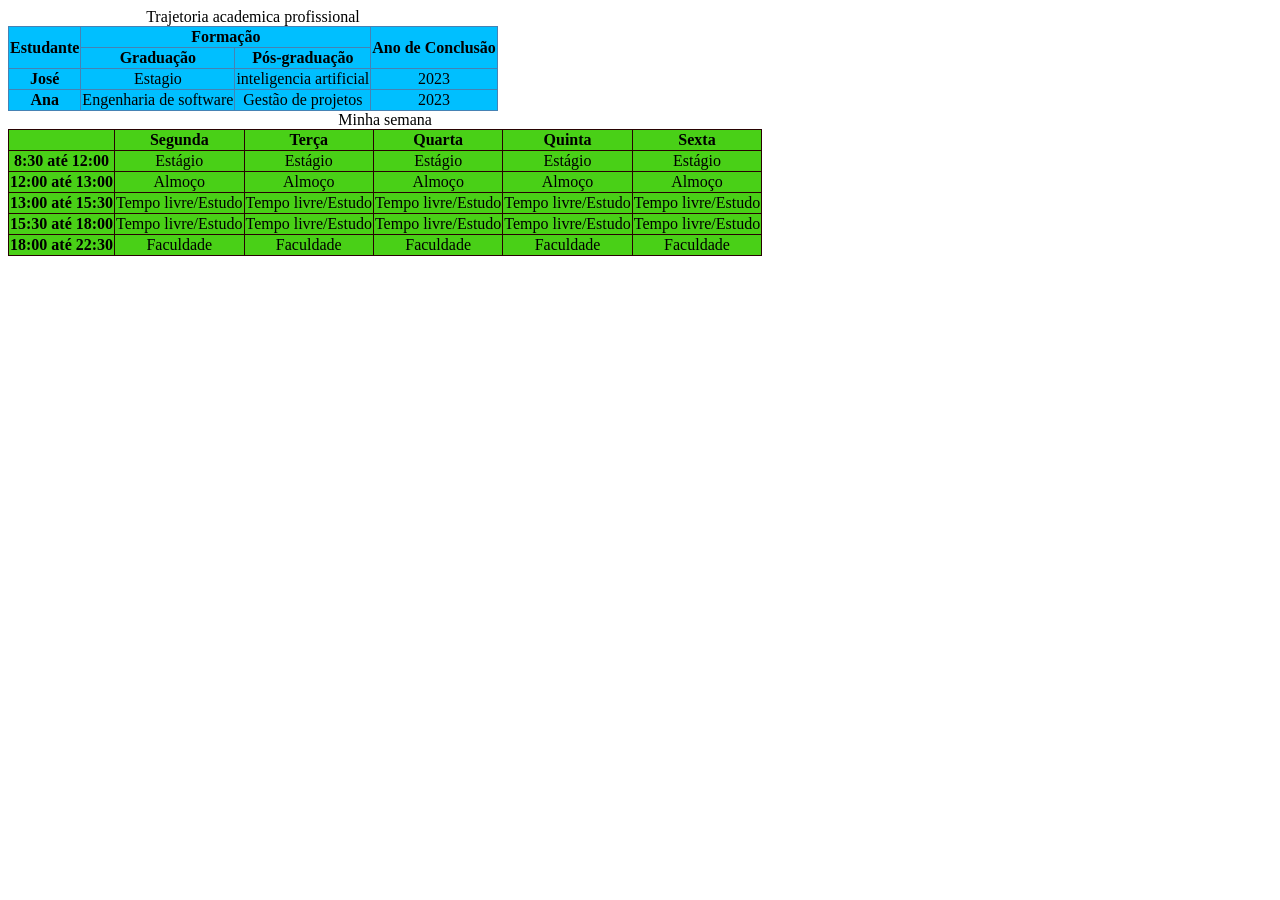
<file: Atv4 /Index.html>
<!DOCTYPE html>
<html lang="en">
<head>
    <meta charset="UTF-8">
    <meta name="viewport" content="width=device-width, initial-scale=1.0">
    <title>tabela</title>

        <style>
            .table1, .table1 th, .table1 td {
                border: 1px solid steelblue;
                border-collapse: collapse;
                background-color: rgb(0, 191, 255);
                text-align: center;
            }

            .table2, .table2 th, .table2 td {
                border: 1px solid rgb(40, 2, 2);
                border-collapse: collapse;
                background-color: rgb(73, 208, 23);
                text-align: center;
            }
        </style>
</head>
<body>


    <table class="table1">
    <!-- tr = linha -->
     <caption>Trajetoria academica profissional</caption>
        <tr>

            <th rowspan="2">Estudante</th>
            <th colspan="2">Formação</th>
            <th rowspan="2">Ano de Conclusão</th>
        </tr>
        <tr>
            <th>Graduação</th>
            <th>Pós-graduação</th>
        </tr>
        <tr>

            <th>José</th>
            <td>Estagio</td>
            <td>inteligencia artificial</td>
            <td>2023</td>
        </tr>
        <tr>
            <th>Ana</th>
            <td>Engenharia de software</td>
            <td>Gestão de projetos</td>
            <td>2023</td>
        </tr>
    </table>


            <table class="table2">
    <!-- tr = linha -->
     <caption>Minha semana</caption>
        <tr>

            <th></th>
            <th>Segunda</th>
            <th>Terça</th>
            <th>Quarta</th>
            <th>Quinta</th>
            <th>Sexta</th>
        </tr>
        <tr>

            <th>8:30 até 12:00</th>
            <td>Estágio</td>
            <td>Estágio</td>
            <td>Estágio</td>
            <td>Estágio</td>
            <td>Estágio</td>
        </tr>
        <tr>
            <th>12:00 até 13:00</th>
            <td>Almoço</td>
            <td>Almoço</td>
            <td>Almoço</td>
            <td>Almoço</td>
            <td>Almoço</td>
        </tr>

        <tr>
            <th>13:00 até 15:30</th>
            <td>Tempo livre/Estudo</td>
            <td>Tempo livre/Estudo</td>
            <td>Tempo livre/Estudo</td>
            <td>Tempo livre/Estudo</td>
            <td>Tempo livre/Estudo</td>
        </tr>

        <tr>
            <th>15:30 até 18:00</th>
            <td>Tempo livre/Estudo</td>
            <td>Tempo livre/Estudo</td>
            <td>Tempo livre/Estudo</td>
            <td>Tempo livre/Estudo</td>
            <td>Tempo livre/Estudo</td>
        </tr>

        <tr>
            <th>18:00 até 22:30</th>
            <td>Faculdade</td>
            <td>Faculdade</td>
            <td>Faculdade</td>
            <td>Faculdade</td>
            <td>Faculdade</td>
        </tr>
    </table>


</body>
</html>
</file>
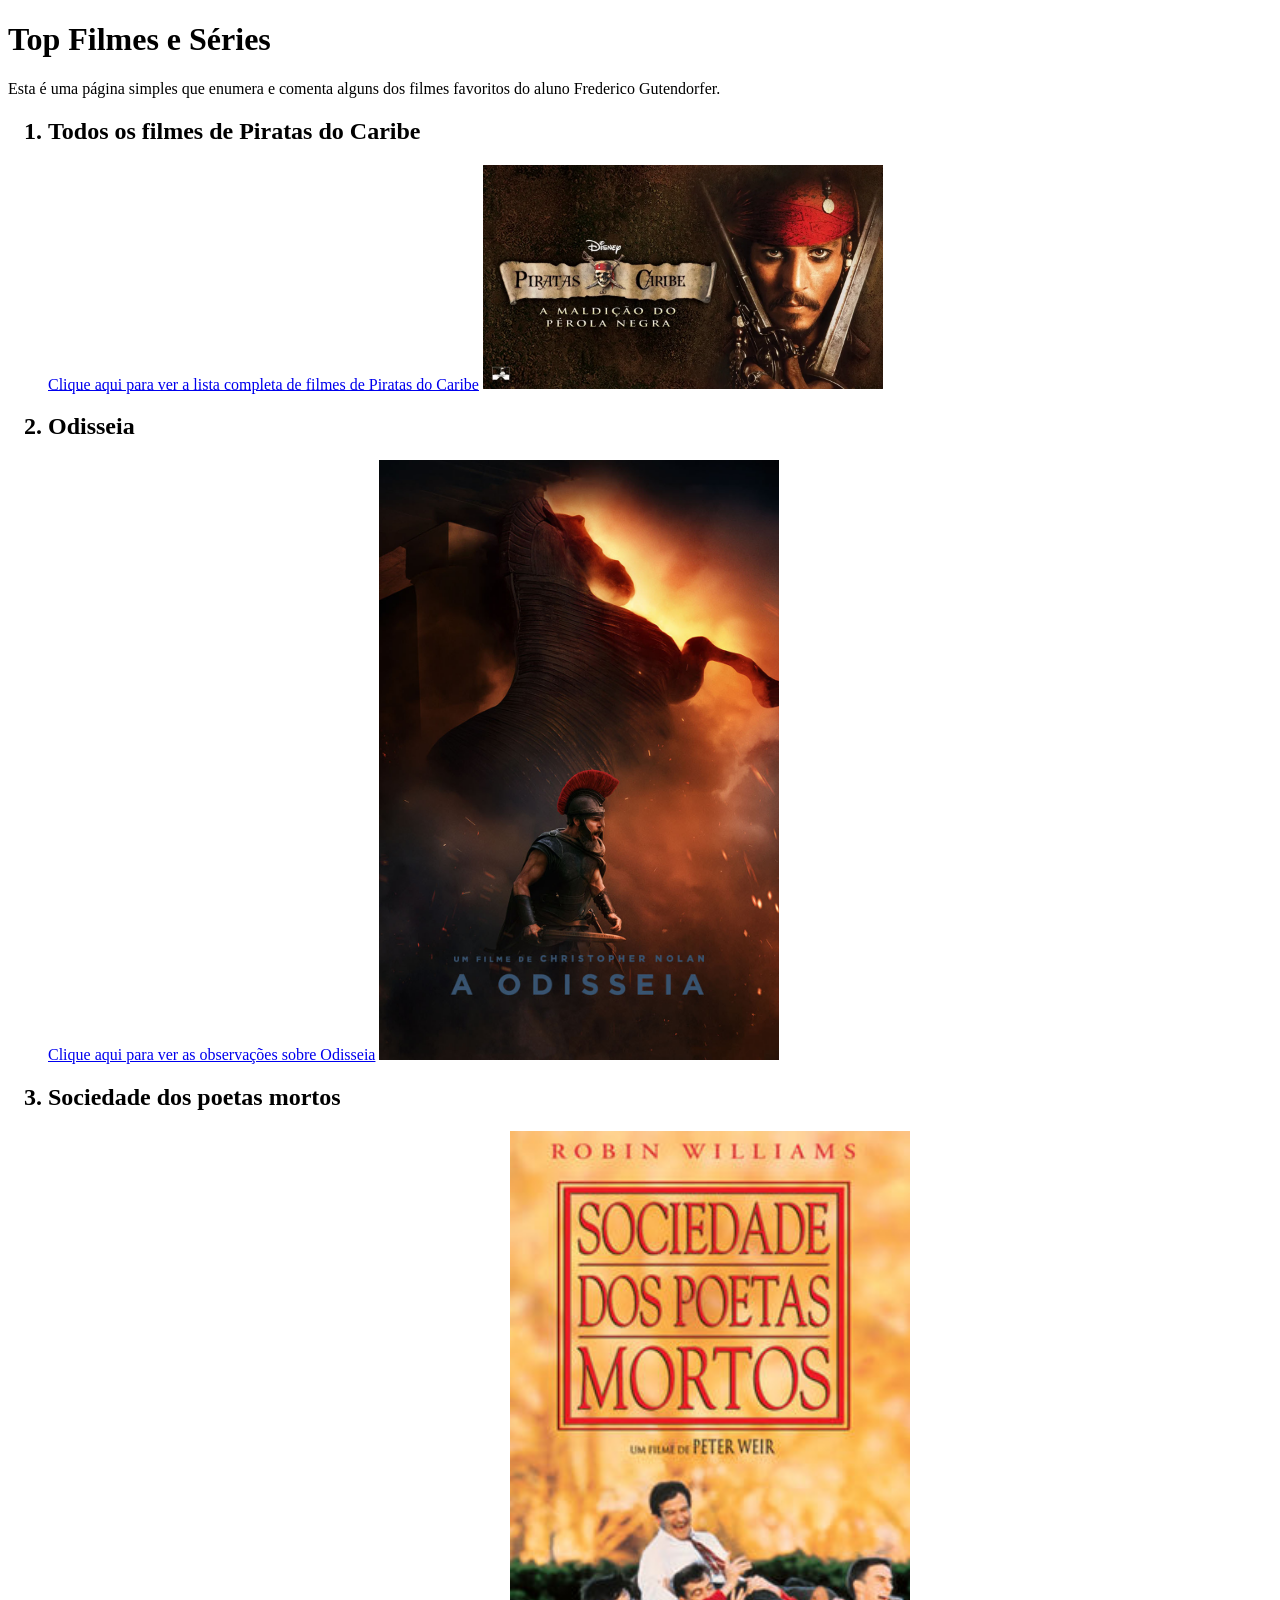
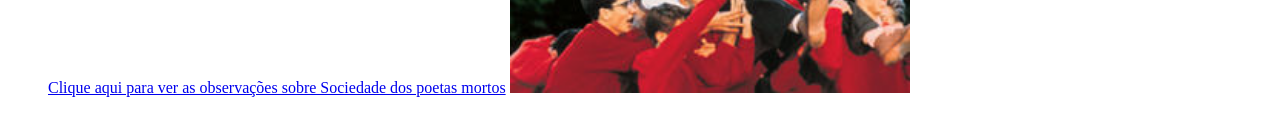
<file: trabalho 01/index.html>
<!DOCTYPE html>
<!-- aqui eu falo que a pagina é em portugues do brasil -->
<html lang="pt-br">
<head>
    <!-- charset UTF-8 pra aparecer os acentos certinho -->
    <meta charset="UTF-8">

    <!-- isso aqui é pra pagina se ajustar no celular -->
    <meta name="viewport" content="width=device-width, initial-scale=1.0">

    <!-- titulo que aparece la na aba do navegador -->
    <title>Top Filmes e Séries</title>
</head>

<body>

    <!-- titulo principal da pagina -->
    <h1>Top Filmes e Séries</h1>

    <!-- paragrafo explicando do que é a pagina -->
    <p>
        Esta é uma página simples que enumera e comenta alguns dos filmes favoritos
        do aluno Frederico Gutendorfer.
    </p>

    <!-- usei lista ordenada (ol) pra ficar numerado 1, 2, 3 -->
    <ol>

        <!-- 1º lugar: Piratas do Caribe -->
        <h2>
            <li>Todos os filmes de Piratas do Caribe</li>
        </h2>

            <!-- link que leva pra pagina top1 -->
            <a href="top1.html">Clique aqui para ver a lista completa de filmes de Piratas do Caribe</a>

            <!-- imagem do filme, coloquei width 400 pra nao ficar muito grande -->
            <img src="PiratasCaribe.webp" alt="Piratas do Caribe" width="400" >

        <!-- 2º lugar: Odisseia -->
        <h2>
            <li>Odisseia</li>
        </h2>

            <!-- link pra pagina top2 -->
            <a href="top2.html">Clique aqui para ver as observações sobre Odisseia</a>

            <!-- imagem da Odisseia -->
            <img src="Odisseia.jpg" alt="Odisseia" width="400" >


        <!-- 3º lugar: Sociedade dos poetas mortos -->
        <h2>
            <li>Sociedade dos poetas mortos</li>
        </h2>

            <!-- link pra pagina top3 -->
            <a href="top3.html">Clique aqui para ver as observações sobre Sociedade dos poetas mortos</a>


            <!-- imagem do filme -->
            <img src="SociedadeM.jpg" alt="Sociedade dos poetas mortos" width="400" >

</body>
</html>
</file>
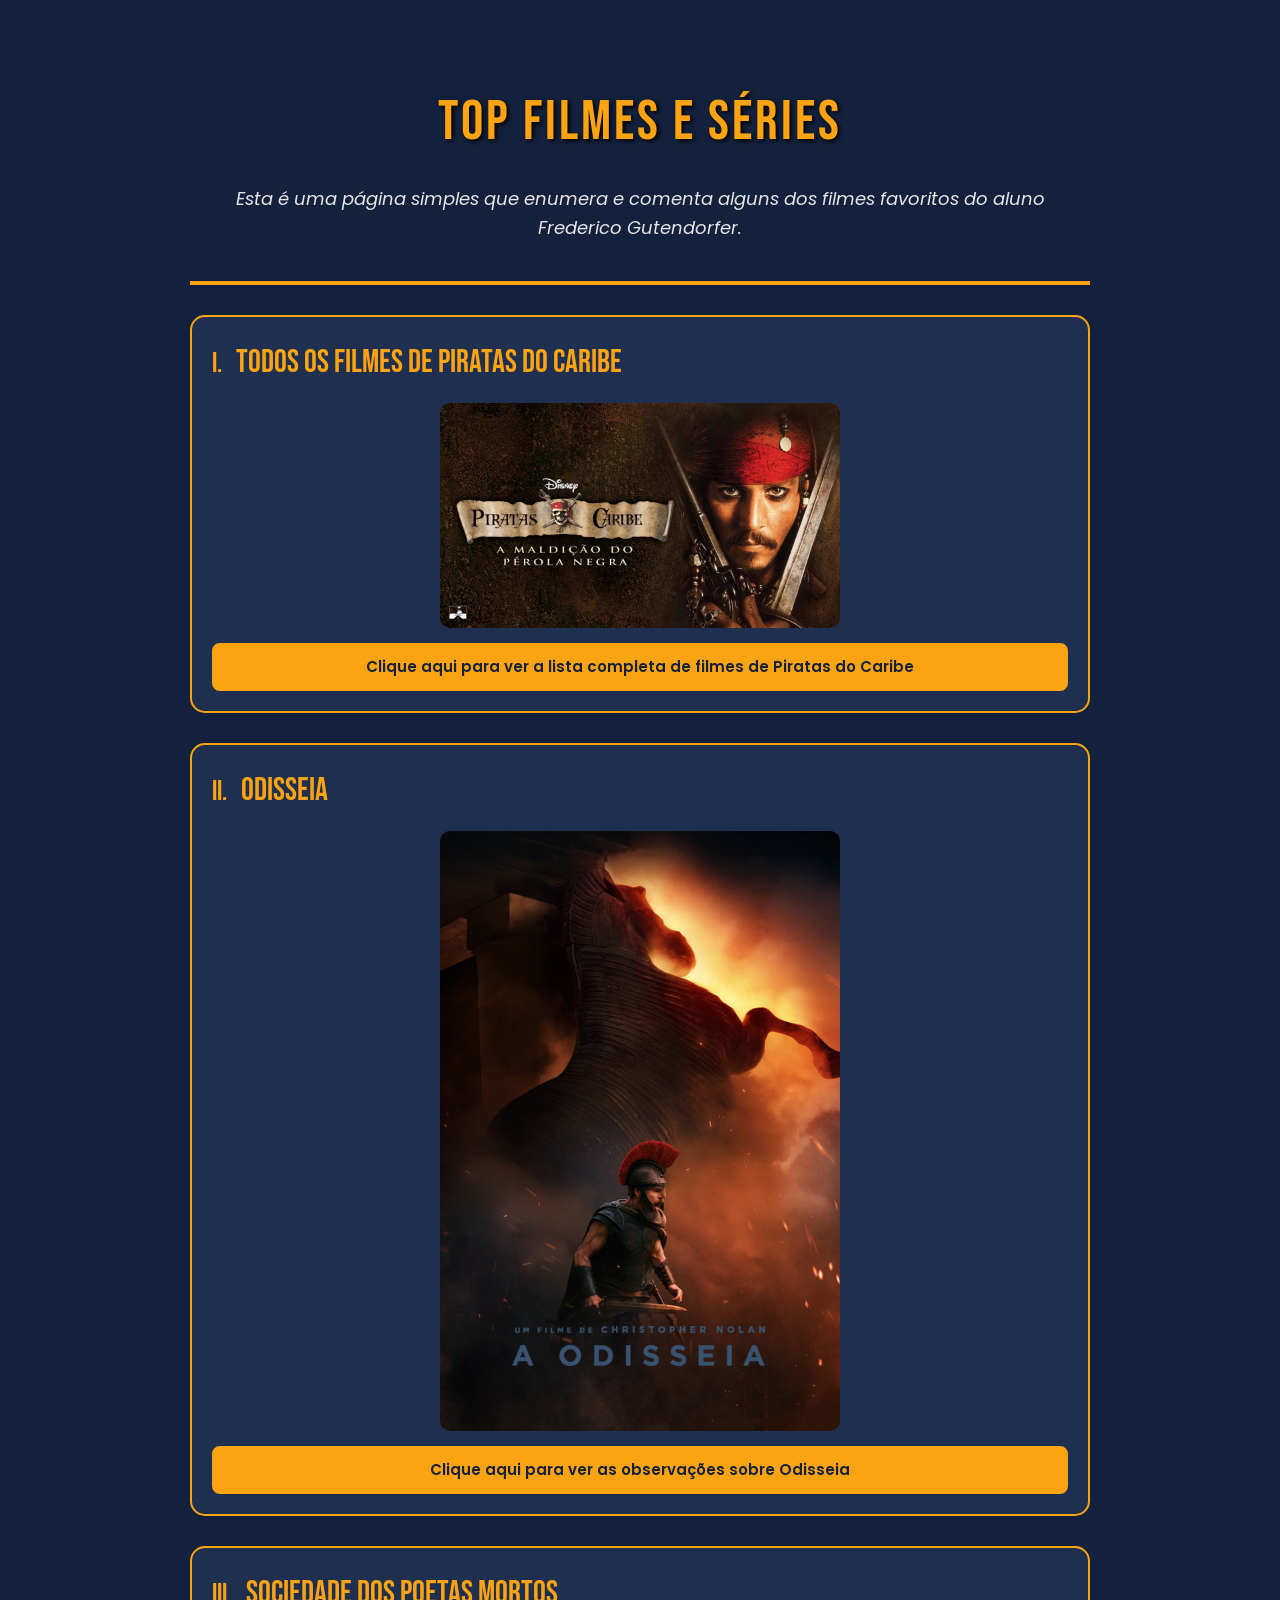
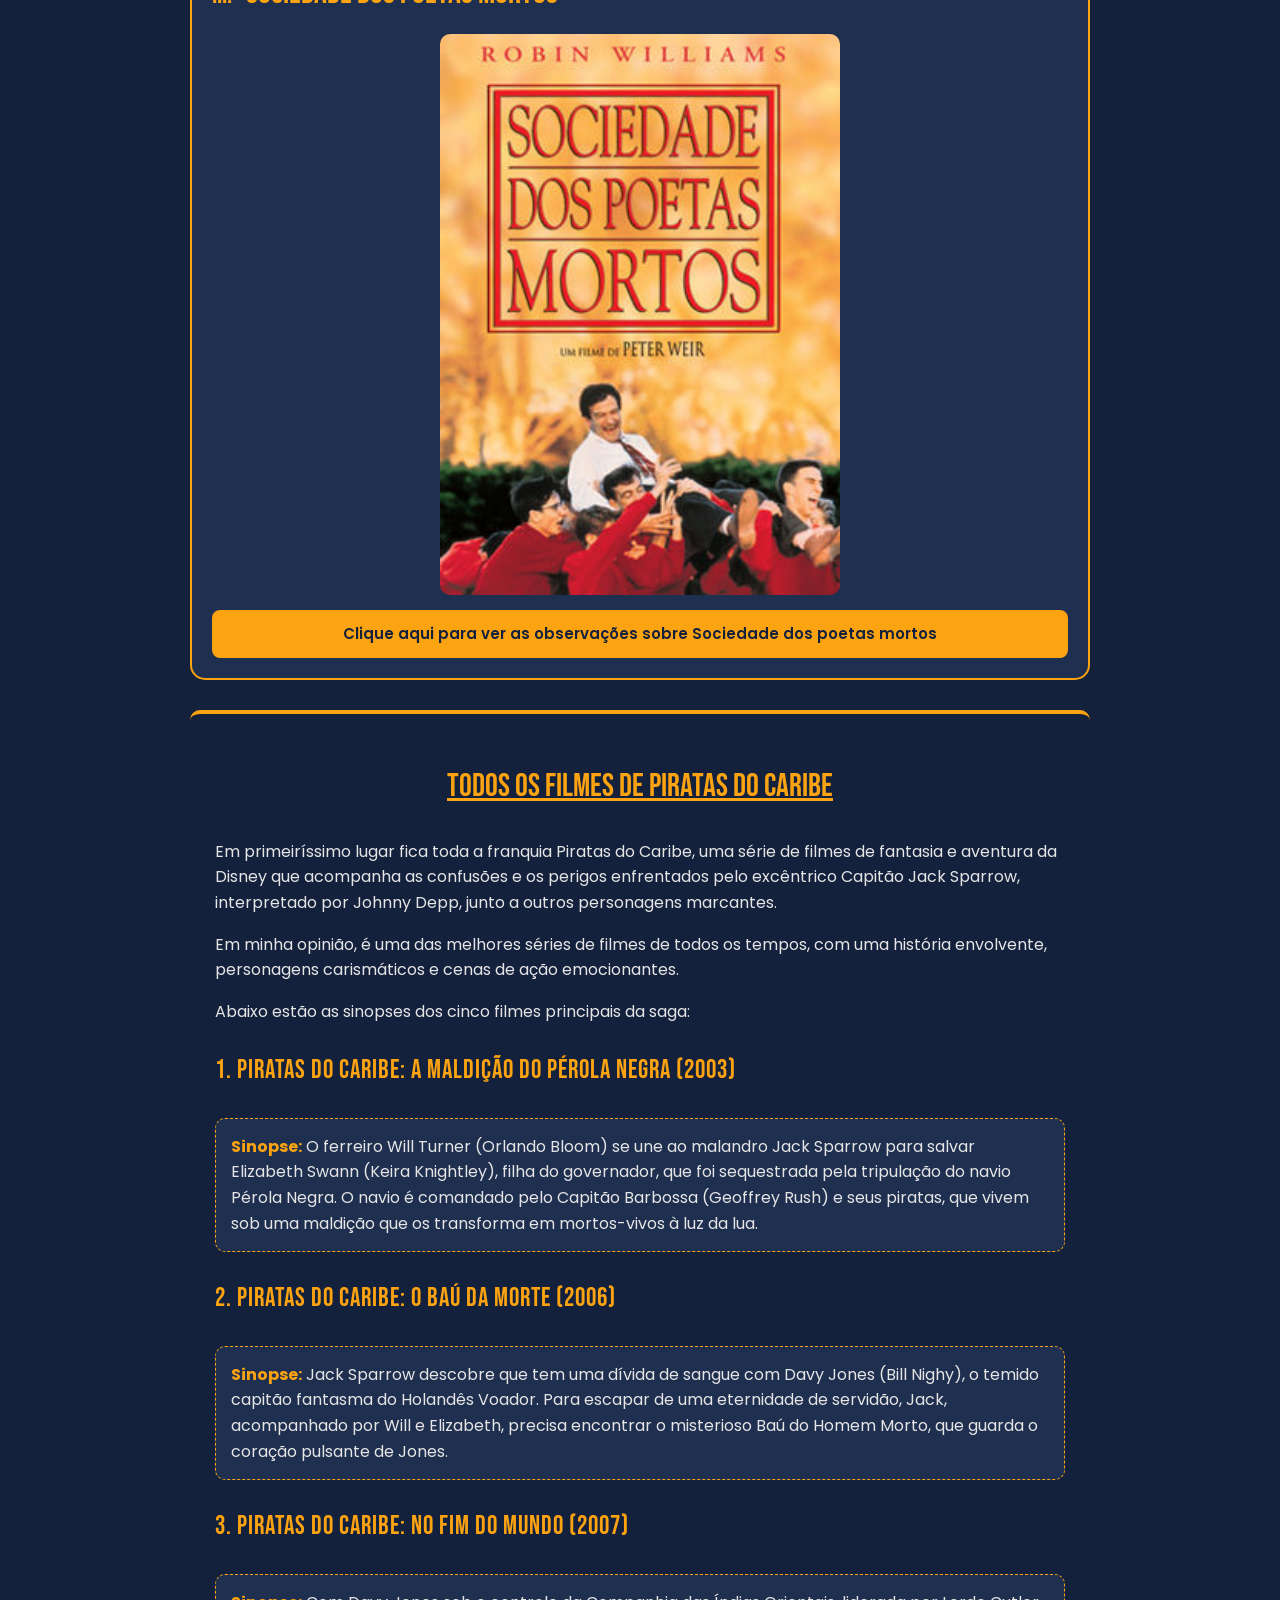
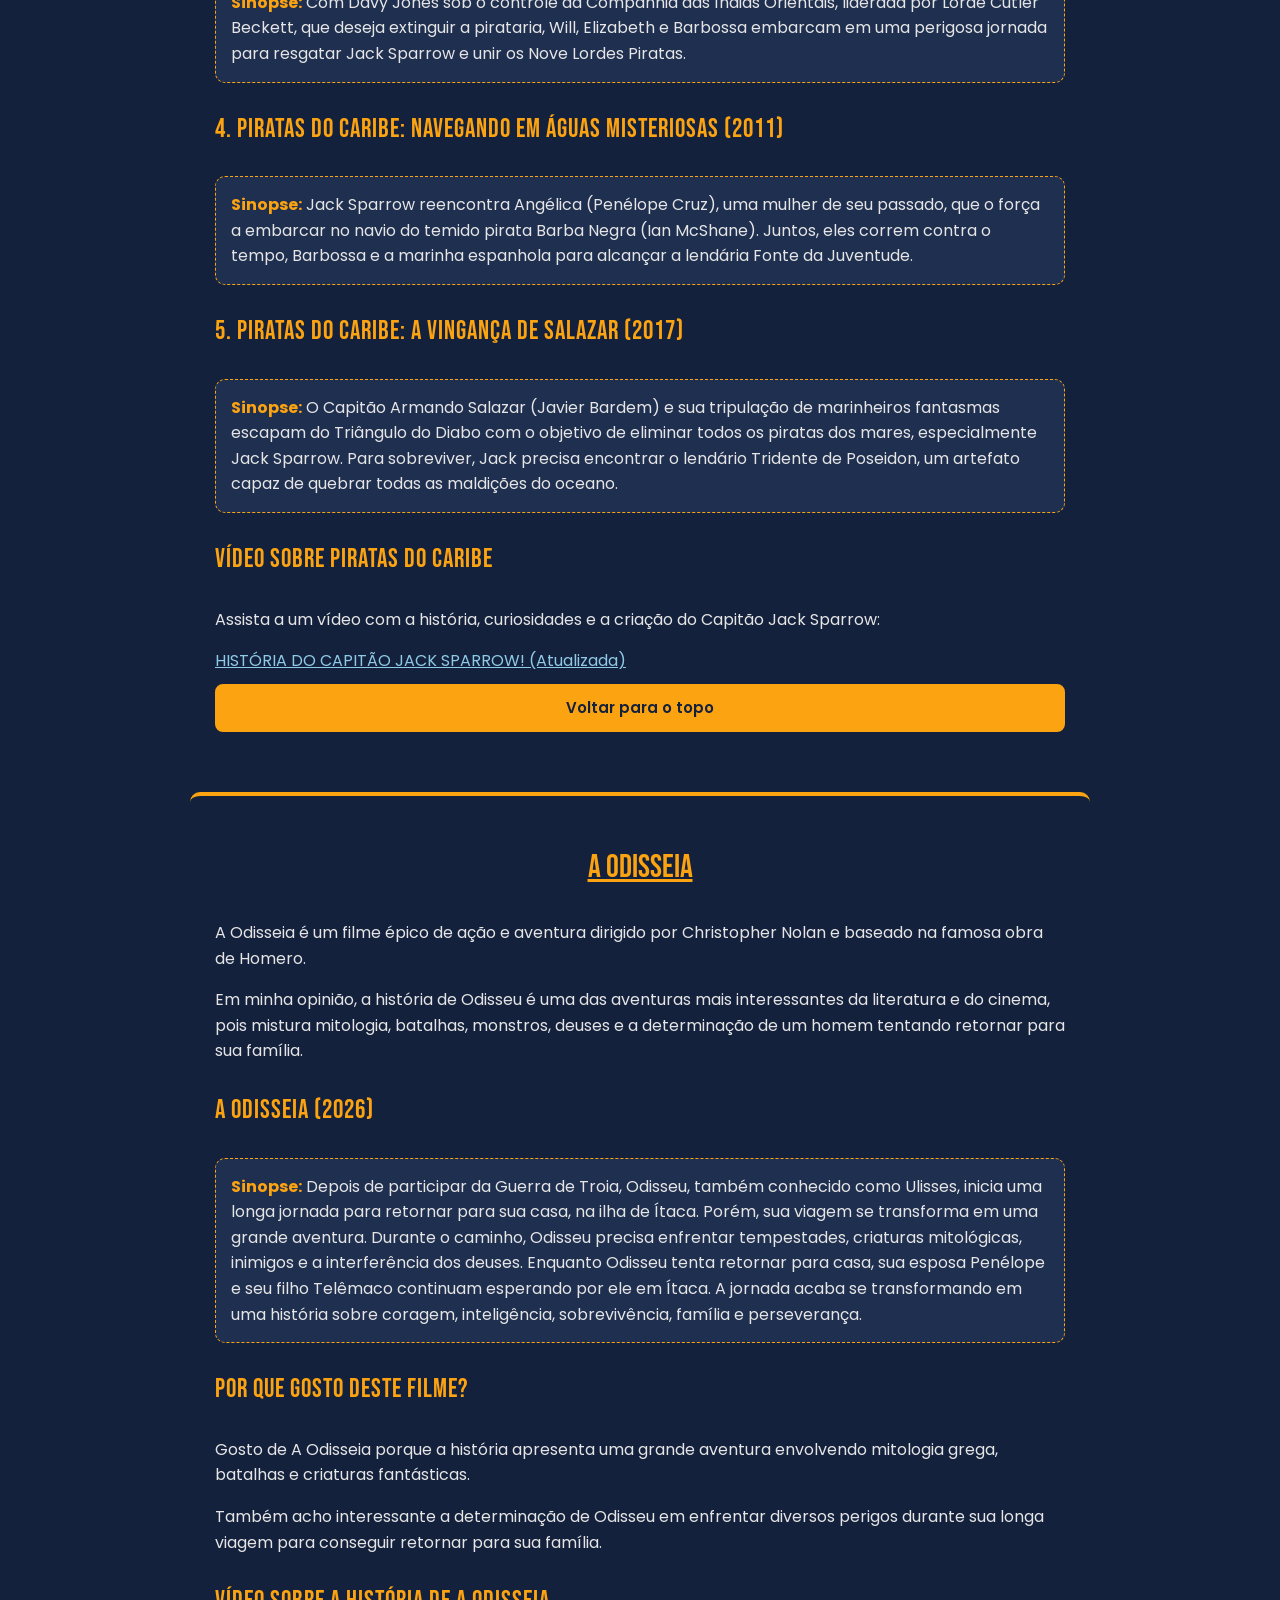
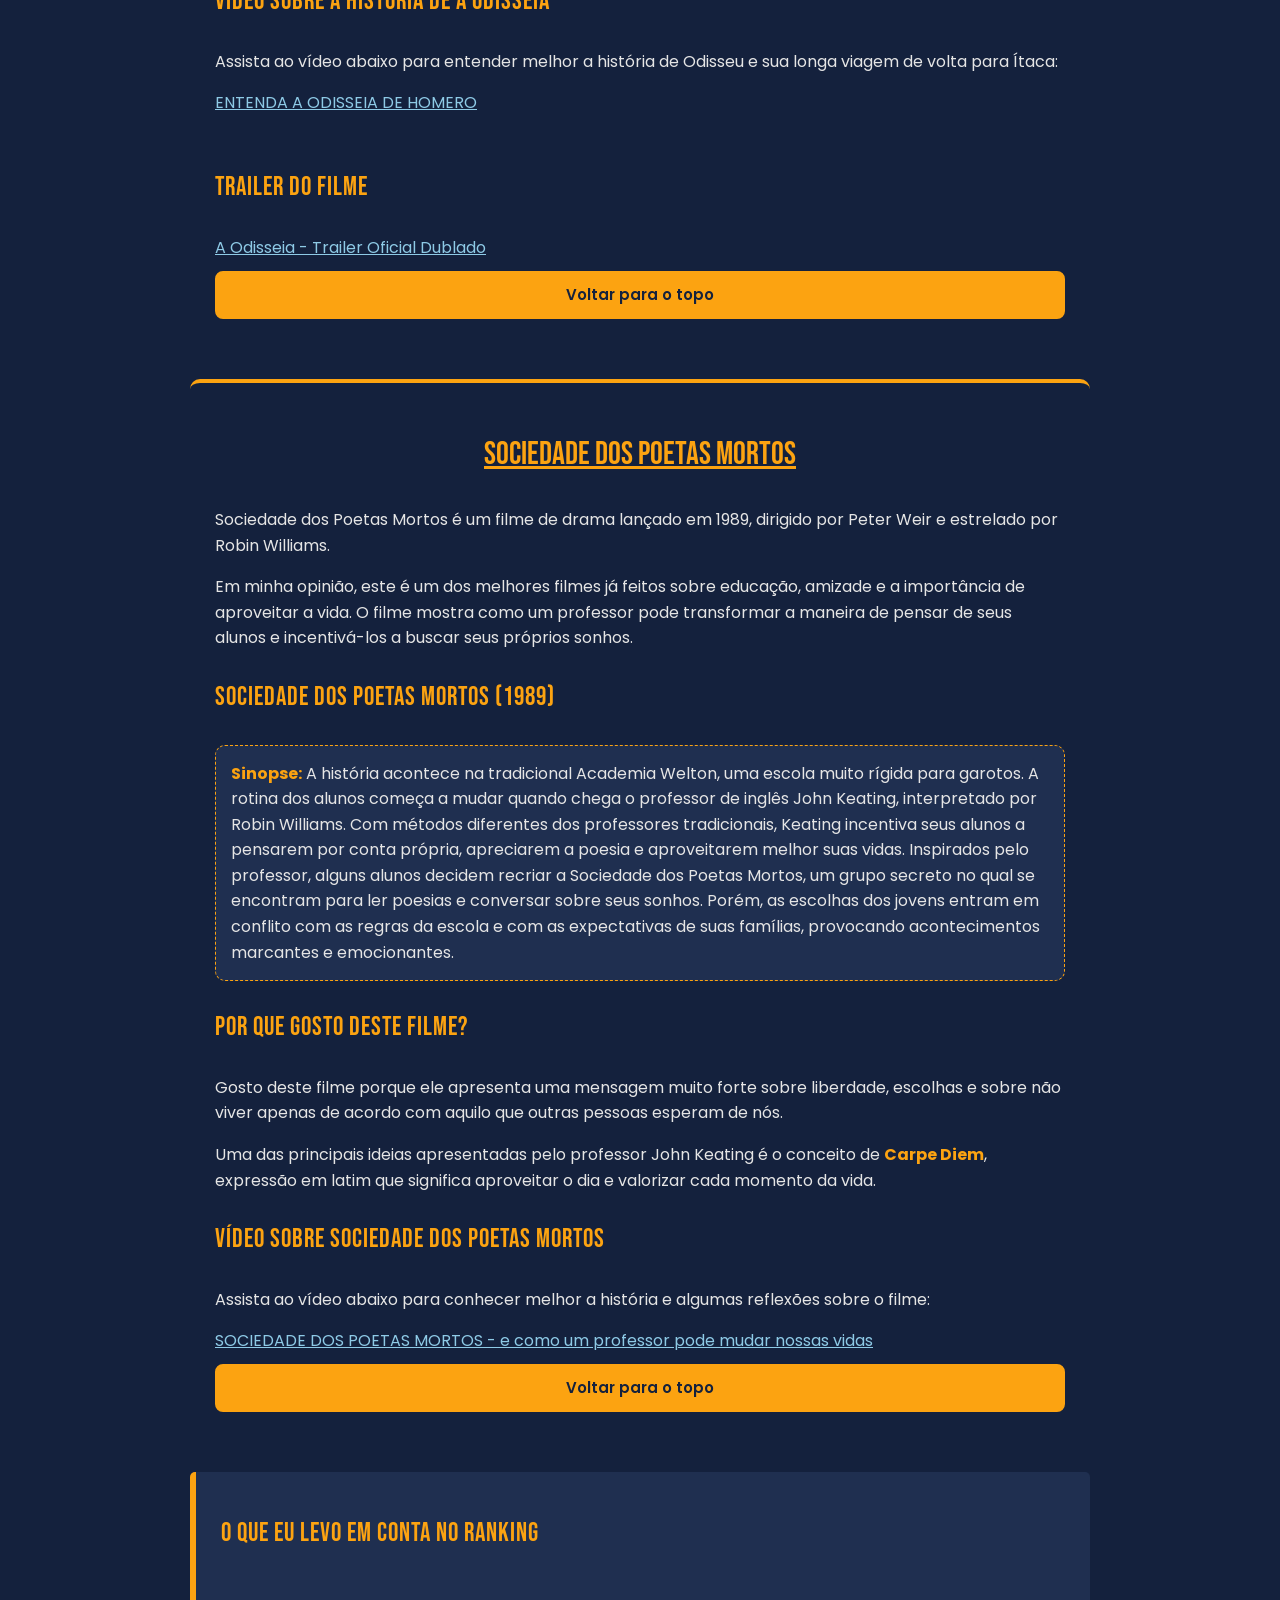
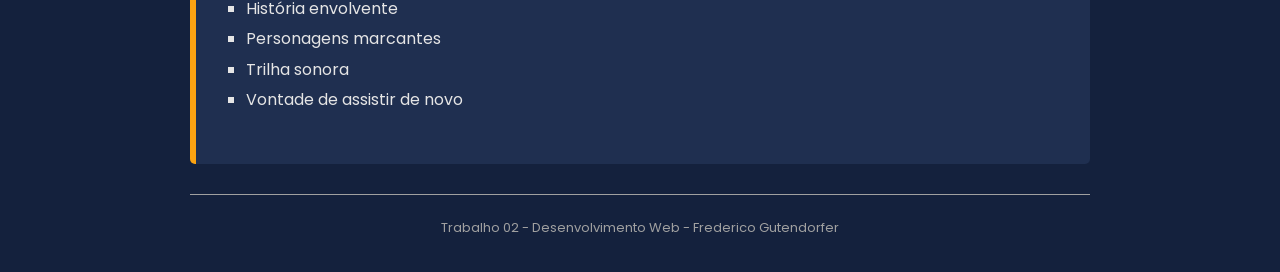
<file: trabalho 02/index.html>
<!DOCTYPE html>
<!-- aqui eu falo que a pagina é em portugues do brasil -->
<html lang="pt-br">
<head>
    <!-- charset UTF-8 pra aparecer os acentos certinho -->
    <meta charset="UTF-8">

    <!-- isso aqui é pra pagina se ajustar no celular -->
    <meta name="viewport" content="width=device-width, initial-scale=1.0">

    <!-- titulo que aparece la na aba do navegador -->
    <title>Top Filmes e Séries</title>

    <!-- aqui eu puxo as fontes do Google Fonts (Bebas Neue pros titulos e Poppins pro texto) -->
    <link rel="preconnect" href="https://fonts.googleapis.com">
    <link rel="preconnect" href="https://fonts.gstatic.com" crossorigin>
    <link href="https://fonts.googleapis.com/css2?family=Bebas+Neue&family=Poppins:wght@400;600&display=swap" rel="stylesheet">

    <!-- aqui eu ligo o meu arquivo de CSS externo (external stylesheet) -->
    <link rel="stylesheet" href="style.css">
</head>

<body>

    <!-- cabecalho da pagina, coloquei um id pra estilizar so ele no css -->
    <header id="cabecalho">

        <!-- titulo principal da pagina (no css eu deixei ele centralizado) -->
        <h1>Top Filmes e Séries</h1>

        <!-- paragrafo explicando do que é a pagina, tem a classe "destaque" -->
        <p class="destaque">
            Esta é uma página simples que enumera e comenta alguns dos filmes favoritos
            do aluno Frederico Gutendorfer.
        </p>

    </header>

    <!-- usei lista ordenada (ol) pra ficar numerado 1, 2, 3 -->
    <!-- dei um id pra lista pra mudar o estilo dos numeros no css -->
    <ol id="lista-filmes">

        <!-- 1º lugar: Piratas do Caribe -->
        <!-- cada filme é um li com a classe "filme" que vira um cartao no css -->
        <li class="filme">
            <h2>Todos os filmes de Piratas do Caribe</h2>

            <!-- imagem do filme, coloquei width 400 pra nao ficar muito grande -->
            <img src="PiratasCaribe.webp" alt="Piratas do Caribe" width="400">

            <!-- link que leva pra pagina top1 -->
            <a class="botao" href="top1.html">Clique aqui para ver a lista completa de filmes de Piratas do Caribe</a>
        </li>

        <!-- 2º lugar: Odisseia -->
        <li class="filme">
            <h2>Odisseia</h2>

            <!-- imagem da Odisseia -->
            <img src="Odisseia.jpg" alt="Odisseia" width="400">

            <!-- link pra pagina top3 (a pagina da Odisseia é a top3) -->
            <a class="botao" href="top3.html">Clique aqui para ver as observações sobre Odisseia</a>
        </li>

        <!-- 3º lugar: Sociedade dos poetas mortos -->
        <li class="filme">
            <h2>Sociedade dos poetas mortos</h2>

            <!-- imagem do filme -->
            <img src="SociedadeM.jpg" alt="Sociedade dos poetas mortos" width="400">

            <!-- link pra pagina top2 (a pagina da Sociedade é a top2) -->
            <a class="botao" href="top2.html">Clique aqui para ver as observações sobre Sociedade dos poetas mortos</a>
        </li>

    </ol>

    <!-- =========================================
         daqui pra baixo eu copiei o conteudo das outras paginas (top1, top3 e top2)
         pra ficar tudo na pagina principal tambem
         ========================================= -->

    <!-- copia da pagina top1 (Piratas do Caribe) -->
    <section class="copia" id="piratas">
        <!-- titulo principal -->
        <h2>Todos os filmes de Piratas do Caribe</h2>

        <!-- paragrafo falando sobre a franquia -->
        <p>
            Em primeiríssimo lugar fica toda a franquia Piratas do Caribe,
            uma série de filmes de fantasia e aventura da Disney que acompanha
            as confusões e os perigos enfrentados pelo excêntrico Capitão
            Jack Sparrow, interpretado por Johnny Depp, junto a outros
            personagens marcantes.
        </p>

        <!-- minha opiniao -->
        <p>
            Em minha opinião, é uma das melhores séries de filmes de todos
            os tempos, com uma história envolvente, personagens carismáticos
            e cenas de ação emocionantes.
        </p>

        <p>
            Abaixo estão as sinopses dos cinco filmes principais da saga:
        </p>

        <!-- filme 1 -->
        <h3>1. Piratas do Caribe: A Maldição do Pérola Negra (2003)</h3>

        <!-- usei ul com li pra colocar a sinopse, e o strong deixa em negrito -->
        <ul>
            <li>
                <strong>Sinopse:</strong>
                O ferreiro Will Turner (Orlando Bloom) se une ao malandro
                Jack Sparrow para salvar Elizabeth Swann (Keira Knightley),
                filha do governador, que foi sequestrada pela tripulação
                do navio Pérola Negra. O navio é comandado pelo Capitão
                Barbossa (Geoffrey Rush) e seus piratas, que vivem sob uma
                maldição que os transforma em mortos-vivos à luz da lua.
            </li>
        </ul>

        <!-- filme 2 -->
        <h3>2. Piratas do Caribe: O Baú da Morte (2006)</h3>

        <ul>
            <li>
                <strong>Sinopse:</strong>
                Jack Sparrow descobre que tem uma dívida de sangue com
                Davy Jones (Bill Nighy), o temido capitão fantasma do
                Holandês Voador. Para escapar de uma eternidade de servidão,
                Jack, acompanhado por Will e Elizabeth, precisa encontrar
                o misterioso Baú do Homem Morto, que guarda o coração
                pulsante de Jones.
            </li>
        </ul>

        <!-- filme 3 -->
        <h3>3. Piratas do Caribe: No Fim do Mundo (2007)</h3>

        <ul>
            <li>
                <strong>Sinopse:</strong>
                Com Davy Jones sob o controle da Companhia das Índias Orientais,
                liderada por Lorde Cutler Beckett, que deseja extinguir a pirataria,
                Will, Elizabeth e Barbossa embarcam em uma perigosa jornada
                para resgatar Jack Sparrow e unir os Nove Lordes Piratas.
            </li>
        </ul>

        <!-- filme 4 -->
        <h3>4. Piratas do Caribe: Navegando em Águas Misteriosas (2011)</h3>

        <ul>
            <li>
                <strong>Sinopse:</strong>
                Jack Sparrow reencontra Angélica (Penélope Cruz), uma mulher
                de seu passado, que o força a embarcar no navio do temido
                pirata Barba Negra (Ian McShane). Juntos, eles correm contra
                o tempo, Barbossa e a marinha espanhola para alcançar a
                lendária Fonte da Juventude.
            </li>
        </ul>

        <!-- filme 5 -->
        <h3>5. Piratas do Caribe: A Vingança de Salazar (2017)</h3>

        <ul>
            <li>
                <strong>Sinopse:</strong>
                O Capitão Armando Salazar (Javier Bardem) e sua tripulação
                de marinheiros fantasmas escapam do Triângulo do Diabo com
                o objetivo de eliminar todos os piratas dos mares,
                especialmente Jack Sparrow. Para sobreviver, Jack precisa
                encontrar o lendário Tridente de Poseidon, um artefato
                capaz de quebrar todas as maldições do oceano.
            </li>
        </ul>

        <!-- parte do video -->
        <h3>Vídeo sobre Piratas do Caribe</h3>

        <p>
            Assista a um vídeo com a história, curiosidades e a criação
            do Capitão Jack Sparrow:
        </p>

        <!-- link pro youtube, o target _blank abre em outra aba -->
        <a href="https://www.youtube.com/watch?v=bRRAgtX-lHY" target="_blank">
            HISTÓRIA DO CAPITÃO JACK SPARROW! (Atualizada)
        </a>

        <!-- link pra voltar pro topo da pagina -->
        <a class="botao" href="#cabecalho">Voltar para o topo</a>
    </section>

    <!-- copia da pagina top3 (A Odisseia) -->
    <section class="copia" id="odisseia">
        <!-- titulo principal -->
        <h2>A Odisseia</h2>

        <!-- falando quem dirigiu e de onde vem a historia -->
        <p>
            A Odisseia é um filme épico de ação e aventura dirigido por
            Christopher Nolan e baseado na famosa obra de Homero.
        </p>

        <!-- minha opiniao -->
        <p>
            Em minha opinião, a história de Odisseu é uma das aventuras mais
            interessantes da literatura e do cinema, pois mistura mitologia,
            batalhas, monstros, deuses e a determinação de um homem tentando
            retornar para sua família.
        </p>

        <h3>A Odisseia (2026)</h3>

        <!-- sinopse do filme dentro da lista -->
        <ul>
            <li>
                <strong>Sinopse:</strong>
                Depois de participar da Guerra de Troia, Odisseu, também conhecido
                como Ulisses, inicia uma longa jornada para retornar para sua casa,
                na ilha de Ítaca.

                Porém, sua viagem se transforma em uma grande aventura.
                Durante o caminho, Odisseu precisa enfrentar tempestades,
                criaturas mitológicas, inimigos e a interferência dos deuses.

                Enquanto Odisseu tenta retornar para casa, sua esposa Penélope
                e seu filho Telêmaco continuam esperando por ele em Ítaca.

                A jornada acaba se transformando em uma história sobre
                coragem, inteligência, sobrevivência, família e perseverança.
            </li>
        </ul>

        <!-- por que eu gosto -->
        <h3>Por que gosto deste filme?</h3>

        <p>
            Gosto de A Odisseia porque a história apresenta uma grande aventura
            envolvendo mitologia grega, batalhas e criaturas fantásticas.
        </p>

        <p>
            Também acho interessante a determinação de Odisseu em enfrentar
            diversos perigos durante sua longa viagem para conseguir retornar
            para sua família.
        </p>

        <!-- video explicando a historia -->
        <h3>Vídeo sobre a história de A Odisseia</h3>

        <p>
            Assista ao vídeo abaixo para entender melhor a história de
            Odisseu e sua longa viagem de volta para Ítaca:
        </p>

        <!-- link do youtube, abre em outra aba -->
        <a href="https://www.youtube.com/watch?v=Cj-amDItrmk" target="_blank">
            ENTENDA A ODISSEIA DE HOMERO
        </a>

        <!-- espaco -->
        <br><br>

        <!-- trailer do filme -->
        <h3>Trailer do filme</h3>

        <a href="https://www.youtube.com/watch?v=v_eHpukGdTM" target="_blank">
            A Odisseia - Trailer Oficial Dublado
        </a>

        <!-- link pra voltar pro topo da pagina -->
        <a class="botao" href="#cabecalho">Voltar para o topo</a>
    </section>

    <!-- copia da pagina top2 (Sociedade dos Poetas Mortos) -->
    <section class="copia" id="sociedade">
        <!-- titulo principal -->
        <h2>Sociedade dos Poetas Mortos</h2>

        <!-- informacoes basicas do filme -->
        <p>
            Sociedade dos Poetas Mortos é um filme de drama lançado em 1989,
            dirigido por Peter Weir e estrelado por Robin Williams.
        </p>

        <!-- minha opiniao sobre o filme -->
        <p>
            Em minha opinião, este é um dos melhores filmes já feitos sobre
            educação, amizade e a importância de aproveitar a vida.
            O filme mostra como um professor pode transformar a maneira de
            pensar de seus alunos e incentivá-los a buscar seus próprios sonhos.
        </p>

        <h3>Sociedade dos Poetas Mortos (1989)</h3>

        <!-- sinopse dentro de uma lista, igual fiz na pagina dos piratas -->
        <ul>
            <li>
                <strong>Sinopse:</strong>
                A história acontece na tradicional Academia Welton, uma escola
                muito rígida para garotos. A rotina dos alunos começa a mudar
                quando chega o professor de inglês John Keating, interpretado
                por Robin Williams.

                Com métodos diferentes dos professores tradicionais, Keating
                incentiva seus alunos a pensarem por conta própria, apreciarem
                a poesia e aproveitarem melhor suas vidas.

                Inspirados pelo professor, alguns alunos decidem recriar a
                Sociedade dos Poetas Mortos, um grupo secreto no qual se
                encontram para ler poesias e conversar sobre seus sonhos.

                Porém, as escolhas dos jovens entram em conflito com as regras
                da escola e com as expectativas de suas famílias, provocando
                acontecimentos marcantes e emocionantes.
            </li>
        </ul>

        <!-- por que eu gosto do filme -->
        <h3>Por que gosto deste filme?</h3>

        <p>
            Gosto deste filme porque ele apresenta uma mensagem muito forte
            sobre liberdade, escolhas e sobre não viver apenas de acordo com
            aquilo que outras pessoas esperam de nós.
        </p>

        <!-- coloquei Carpe Diem em negrito com strong -->
        <p>
            Uma das principais ideias apresentadas pelo professor John Keating
            é o conceito de <strong>Carpe Diem</strong>, expressão em latim que
            significa aproveitar o dia e valorizar cada momento da vida.
        </p>

        <!-- parte do video -->
        <h3>Vídeo sobre Sociedade dos Poetas Mortos</h3>

        <p>
            Assista ao vídeo abaixo para conhecer melhor a história e algumas
            reflexões sobre o filme:
        </p>

        <!-- link do youtube abrindo em nova aba -->
        <a href="https://www.youtube.com/watch?v=2N7ncBBUwPA" target="_blank">
            SOCIEDADE DOS POETAS MORTOS - e como um professor pode mudar nossas vidas
        </a>

        <!-- link pra voltar pro topo da pagina -->
        <a class="botao" href="#cabecalho">Voltar para o topo</a>
    </section>

    <!-- uma lista sem ordem (ul) com o que eu levo em conta pra montar o ranking -->
    <section class="caixa">
        <h3>O que eu levo em conta no ranking</h3>

        <ul class="criterios">
            <li>História envolvente</li>
            <li>Personagens marcantes</li>
            <li>Trilha sonora</li>
            <li>Vontade de assistir de novo</li>
        </ul>
    </section>

    <!-- rodape da pagina -->
    <footer>
        <p>Trabalho 02 - Desenvolvimento Web - Frederico Gutendorfer</p>
    </footer>

</body>
</html>
</file>
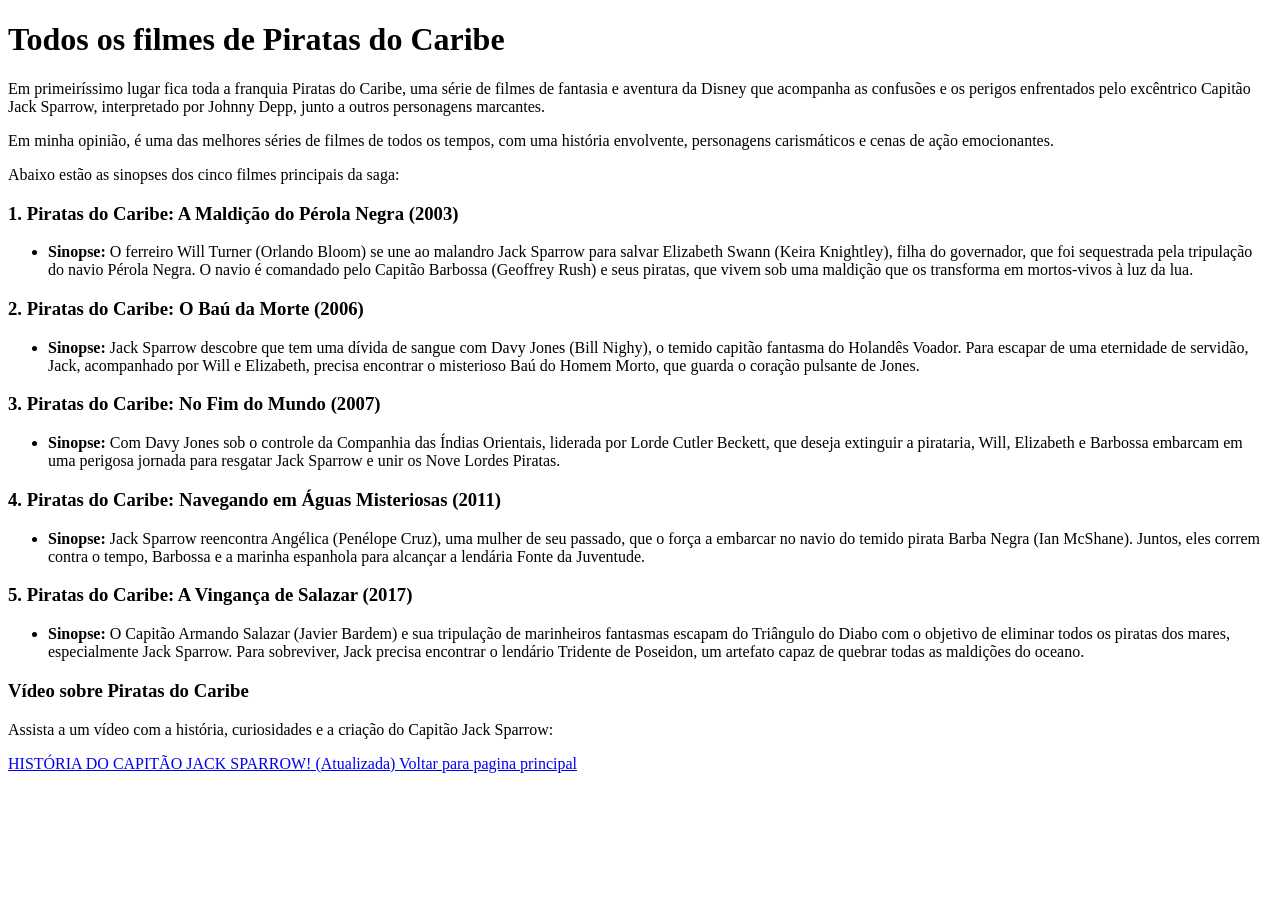
<file: trabalho 01/top1.html>
<!DOCTYPE html>
<!-- pagina do 1º lugar: Piratas do Caribe -->
<html lang="pt-br">
<head>
    <!-- charset pra funcionar os acentos -->
    <meta charset="UTF-8">

    <!-- pra ficar certo no celular -->
    <meta name="viewport" content="width=device-width, initial-scale=1.0">

    <!-- titulo da aba -->
    <title>Top Filmes</title>
</head>
<body>

        <!-- titulo principal -->
        <h1>Todos os filmes de Piratas do Caribe</h1>

        <!-- paragrafo falando sobre a franquia -->
        <p>
            Em primeiríssimo lugar fica toda a franquia Piratas do Caribe,
            uma série de filmes de fantasia e aventura da Disney que acompanha
            as confusões e os perigos enfrentados pelo excêntrico Capitão
            Jack Sparrow, interpretado por Johnny Depp, junto a outros
            personagens marcantes.
        </p>

        <!-- minha opiniao -->
        <p>
            Em minha opinião, é uma das melhores séries de filmes de todos
            os tempos, com uma história envolvente, personagens carismáticos
            e cenas de ação emocionantes.
        </p>

        <p>
            Abaixo estão as sinopses dos cinco filmes principais da saga:
        </p>

        <!-- filme 1 -->
        <h3>1. Piratas do Caribe: A Maldição do Pérola Negra (2003)</h3>

        <!-- usei ul com li pra colocar a sinopse, e o strong deixa em negrito -->
        <ul>
            <li>
                <strong>Sinopse:</strong>
                O ferreiro Will Turner (Orlando Bloom) se une ao malandro
                Jack Sparrow para salvar Elizabeth Swann (Keira Knightley),
                filha do governador, que foi sequestrada pela tripulação
                do navio Pérola Negra. O navio é comandado pelo Capitão
                Barbossa (Geoffrey Rush) e seus piratas, que vivem sob uma
                maldição que os transforma em mortos-vivos à luz da lua.
            </li>
        </ul>

        <!-- filme 2 -->
        <h3>2. Piratas do Caribe: O Baú da Morte (2006)</h3>

        <ul>
            <li>
                <strong>Sinopse:</strong>
                Jack Sparrow descobre que tem uma dívida de sangue com
                Davy Jones (Bill Nighy), o temido capitão fantasma do
                Holandês Voador. Para escapar de uma eternidade de servidão,
                Jack, acompanhado por Will e Elizabeth, precisa encontrar
                o misterioso Baú do Homem Morto, que guarda o coração
                pulsante de Jones.
            </li>
        </ul>

        <!-- filme 3 -->
        <h3>3. Piratas do Caribe: No Fim do Mundo (2007)</h3>

        <ul>
            <li>
                <strong>Sinopse:</strong>
                Com Davy Jones sob o controle da Companhia das Índias Orientais,
                liderada por Lorde Cutler Beckett, que deseja extinguir a pirataria,
                Will, Elizabeth e Barbossa embarcam em uma perigosa jornada
                para resgatar Jack Sparrow e unir os Nove Lordes Piratas.
            </li>
        </ul>

        <!-- filme 4 -->
        <h3>4. Piratas do Caribe: Navegando em Águas Misteriosas (2011)</h3>

        <ul>
            <li>
                <strong>Sinopse:</strong>
                Jack Sparrow reencontra Angélica (Penélope Cruz), uma mulher
                de seu passado, que o força a embarcar no navio do temido
                pirata Barba Negra (Ian McShane). Juntos, eles correm contra
                o tempo, Barbossa e a marinha espanhola para alcançar a
                lendária Fonte da Juventude.
            </li>
        </ul>

        <!-- filme 5 -->
        <h3>5. Piratas do Caribe: A Vingança de Salazar (2017)</h3>

        <ul>
            <li>
                <strong>Sinopse:</strong>
                O Capitão Armando Salazar (Javier Bardem) e sua tripulação
                de marinheiros fantasmas escapam do Triângulo do Diabo com
                o objetivo de eliminar todos os piratas dos mares,
                especialmente Jack Sparrow. Para sobreviver, Jack precisa
                encontrar o lendário Tridente de Poseidon, um artefato
                capaz de quebrar todas as maldições do oceano.
            </li>
        </ul>

    </ol>

    <!-- parte do video -->
    <h3>Vídeo sobre Piratas do Caribe</h3>

    <p>
        Assista a um vídeo com a história, curiosidades e a criação
        do Capitão Jack Sparrow:
    </p>

    <!-- link pro youtube, o target _blank abre em outra aba -->
    <a href="https://www.youtube.com/watch?v=bRRAgtX-lHY" target="_blank">
    HISTÓRIA DO CAPITÃO JACK SPARROW! (Atualizada)

    <!-- link pra voltar pra pagina inicial -->
    <a href="index.html">Voltar para pagina principal</a>


</body>
</html>
</file>
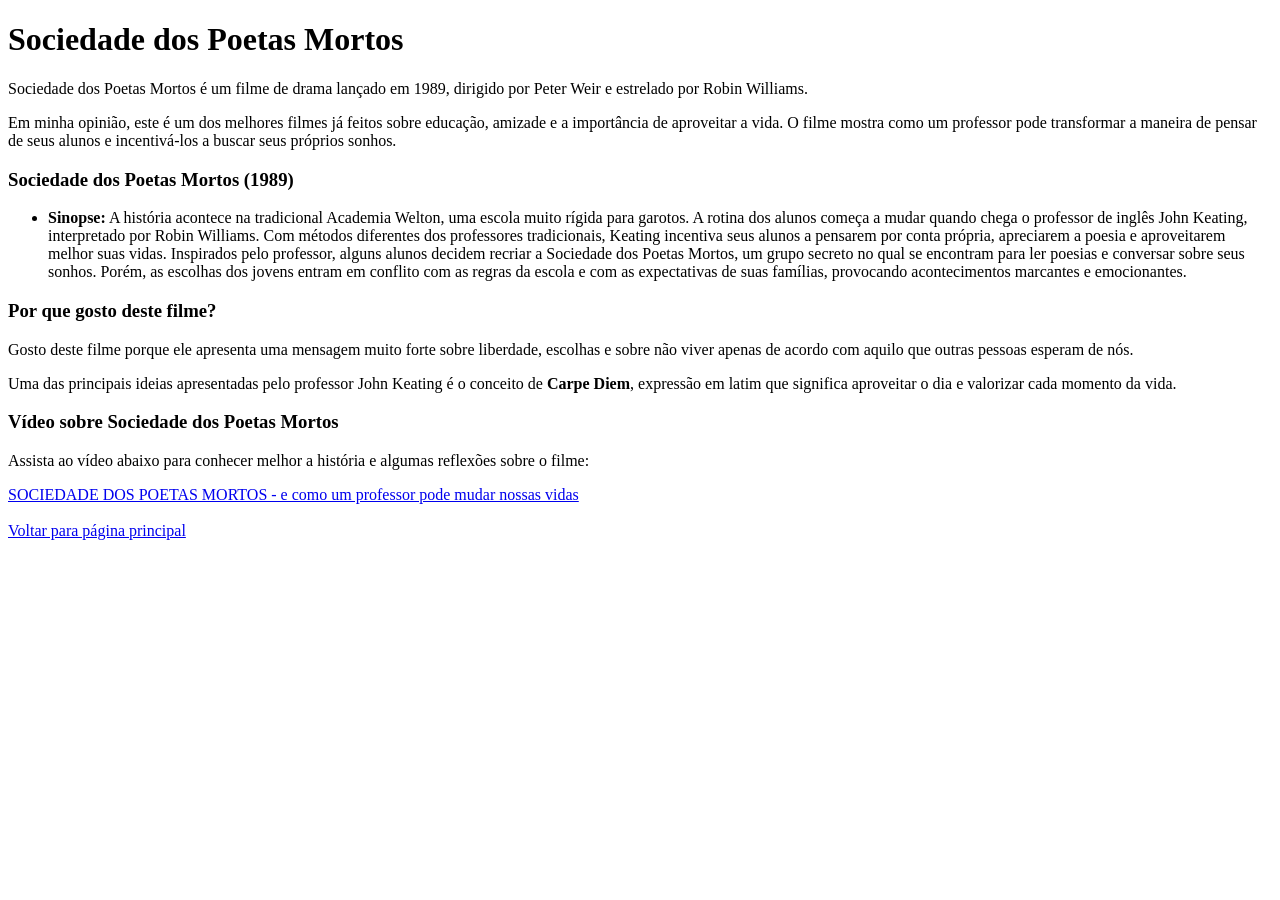
<file: trabalho 01/top2.html>
<!DOCTYPE html>
<!-- pagina do filme Sociedade dos Poetas Mortos -->
<html lang="pt-br">
<head>
    <!-- charset pros acentos -->
    <meta charset="UTF-8">

    <!-- pra ajustar no celular -->
    <meta name="viewport" content="width=device-width, initial-scale=1.0">

    <!-- titulo da aba -->
    <title>Sociedade dos Poetas Mortos</title>
</head>

<body>

    <!-- titulo principal -->
    <h1>Sociedade dos Poetas Mortos</h1>

    <!-- informacoes basicas do filme -->
    <p>
        Sociedade dos Poetas Mortos é um filme de drama lançado em 1989,
        dirigido por Peter Weir e estrelado por Robin Williams.
    </p>

    <!-- minha opiniao sobre o filme -->
    <p>
        Em minha opinião, este é um dos melhores filmes já feitos sobre
        educação, amizade e a importância de aproveitar a vida.
        O filme mostra como um professor pode transformar a maneira de
        pensar de seus alunos e incentivá-los a buscar seus próprios sonhos.
    </p>

    <h3>Sociedade dos Poetas Mortos (1989)</h3>

    <!-- sinopse dentro de uma lista, igual fiz na pagina dos piratas -->
    <ul>
        <li>
            <strong>Sinopse:</strong>
            A história acontece na tradicional Academia Welton, uma escola
            muito rígida para garotos. A rotina dos alunos começa a mudar
            quando chega o professor de inglês John Keating, interpretado
            por Robin Williams.

            Com métodos diferentes dos professores tradicionais, Keating
            incentiva seus alunos a pensarem por conta própria, apreciarem
            a poesia e aproveitarem melhor suas vidas.

            Inspirados pelo professor, alguns alunos decidem recriar a
            Sociedade dos Poetas Mortos, um grupo secreto no qual se
            encontram para ler poesias e conversar sobre seus sonhos.

            Porém, as escolhas dos jovens entram em conflito com as regras
            da escola e com as expectativas de suas famílias, provocando
            acontecimentos marcantes e emocionantes.
        </li>
    </ul>

    <!-- por que eu gosto do filme -->
    <h3>Por que gosto deste filme?</h3>

    <p>
        Gosto deste filme porque ele apresenta uma mensagem muito forte
        sobre liberdade, escolhas e sobre não viver apenas de acordo com
        aquilo que outras pessoas esperam de nós.
    </p>

    <!-- coloquei Carpe Diem em negrito com strong -->
    <p>
        Uma das principais ideias apresentadas pelo professor John Keating
        é o conceito de <strong>Carpe Diem</strong>, expressão em latim que
        significa aproveitar o dia e valorizar cada momento da vida.
    </p>

    <!-- parte do video -->
    <h3>Vídeo sobre Sociedade dos Poetas Mortos</h3>

    <p>
        Assista ao vídeo abaixo para conhecer melhor a história e algumas
        reflexões sobre o filme:
    </p>

    <!-- link do youtube abrindo em nova aba -->
    <a href="https://www.youtube.com/watch?v=2N7ncBBUwPA" target="_blank">
        SOCIEDADE DOS POETAS MORTOS - e como um professor pode mudar nossas vidas
    </a>

    <!-- dois br pra dar um espaco -->
    <br><br>

    <!-- voltar pra pagina inicial -->
    <a href="index.html">Voltar para página principal</a>

</body>
</html>
</file>
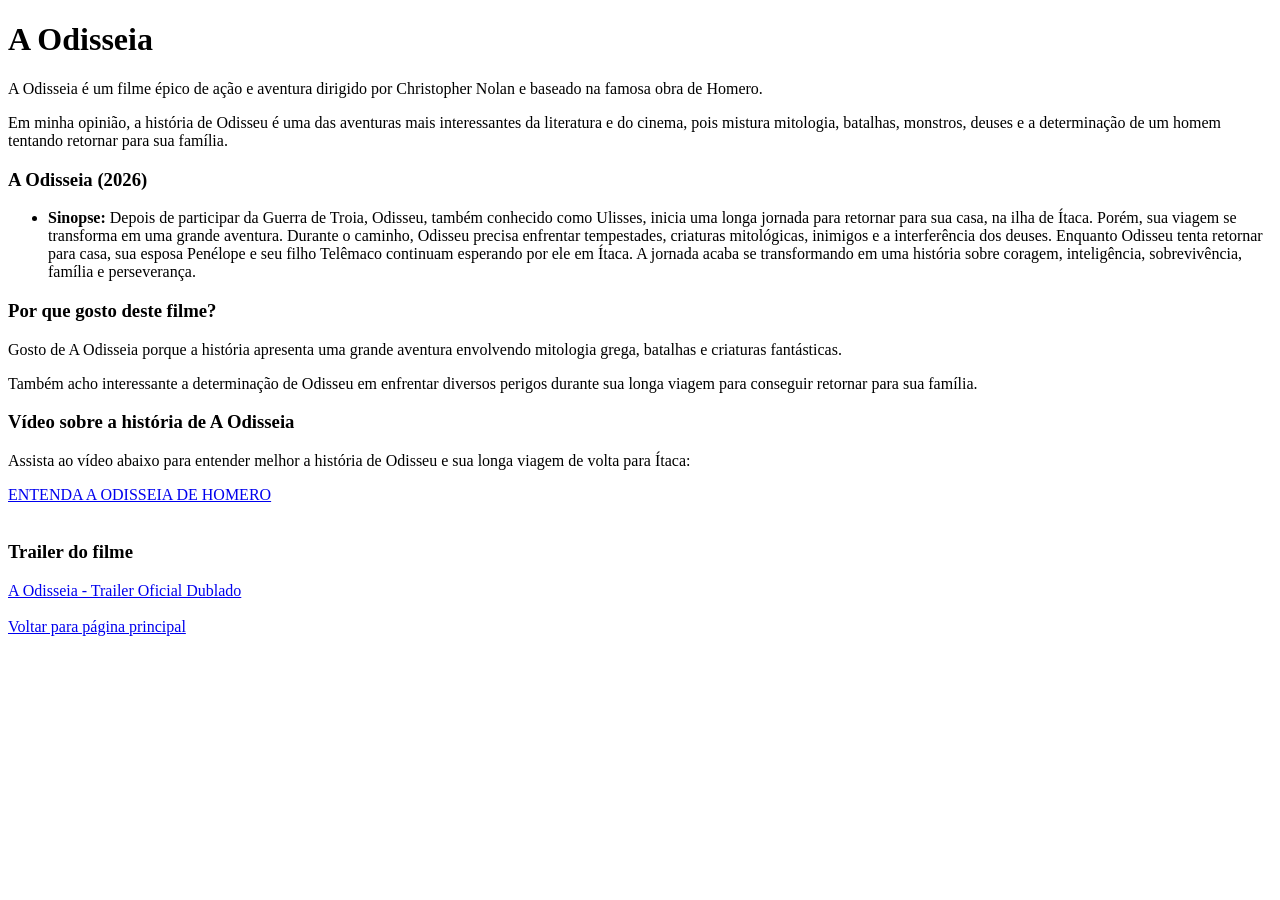
<file: trabalho 01/top3.html>
<!DOCTYPE html>
<!-- pagina do filme A Odisseia -->
<html lang="pt-br">
<head>
    <!-- charset pros acentos -->
    <meta charset="UTF-8">

    <!-- pra ajustar no celular -->
    <meta name="viewport" content="width=device-width, initial-scale=1.0">

    <!-- titulo da aba -->
    <title>A Odisseia</title>
</head>

<body>

    <!-- titulo principal -->
    <h1>A Odisseia</h1>

    <!-- falando quem dirigiu e de onde vem a historia -->
    <p>
        A Odisseia é um filme épico de ação e aventura dirigido por
        Christopher Nolan e baseado na famosa obra de Homero.
    </p>

    <!-- minha opiniao -->
    <p>
        Em minha opinião, a história de Odisseu é uma das aventuras mais
        interessantes da literatura e do cinema, pois mistura mitologia,
        batalhas, monstros, deuses e a determinação de um homem tentando
        retornar para sua família.
    </p>

    <h3>A Odisseia (2026)</h3>

    <!-- sinopse do filme dentro da lista -->
    <ul>
        <li>
            <strong>Sinopse:</strong>
            Depois de participar da Guerra de Troia, Odisseu, também conhecido
            como Ulisses, inicia uma longa jornada para retornar para sua casa,
            na ilha de Ítaca.

            Porém, sua viagem se transforma em uma grande aventura.
            Durante o caminho, Odisseu precisa enfrentar tempestades,
            criaturas mitológicas, inimigos e a interferência dos deuses.

            Enquanto Odisseu tenta retornar para casa, sua esposa Penélope
            e seu filho Telêmaco continuam esperando por ele em Ítaca.

            A jornada acaba se transformando em uma história sobre
            coragem, inteligência, sobrevivência, família e perseverança.
        </li>
    </ul>

    <!-- por que eu gosto -->
    <h3>Por que gosto deste filme?</h3>

    <p>
        Gosto de A Odisseia porque a história apresenta uma grande aventura
        envolvendo mitologia grega, batalhas e criaturas fantásticas.
    </p>

    <p>
        Também acho interessante a determinação de Odisseu em enfrentar
        diversos perigos durante sua longa viagem para conseguir retornar
        para sua família.
    </p>

    <!-- video explicando a historia -->
    <h3>Vídeo sobre a história de A Odisseia</h3>

    <p>
        Assista ao vídeo abaixo para entender melhor a história de
        Odisseu e sua longa viagem de volta para Ítaca:
    </p>

    <!-- link do youtube, abre em outra aba -->
    <a href="https://www.youtube.com/watch?v=Cj-amDItrmk" target="_blank">
        ENTENDA A ODISSEIA DE HOMERO
    </a>

    <!-- espaco -->
    <br><br>

    <!-- trailer do filme -->
    <h3>Trailer do filme</h3>

    <a href="https://www.youtube.com/watch?v=v_eHpukGdTM" target="_blank">
        A Odisseia - Trailer Oficial Dublado
    </a>

    <br><br>

    <!-- voltar pra pagina inicial -->
    <a href="index.html">Voltar para página principal</a>

</body>
</html>
</file>
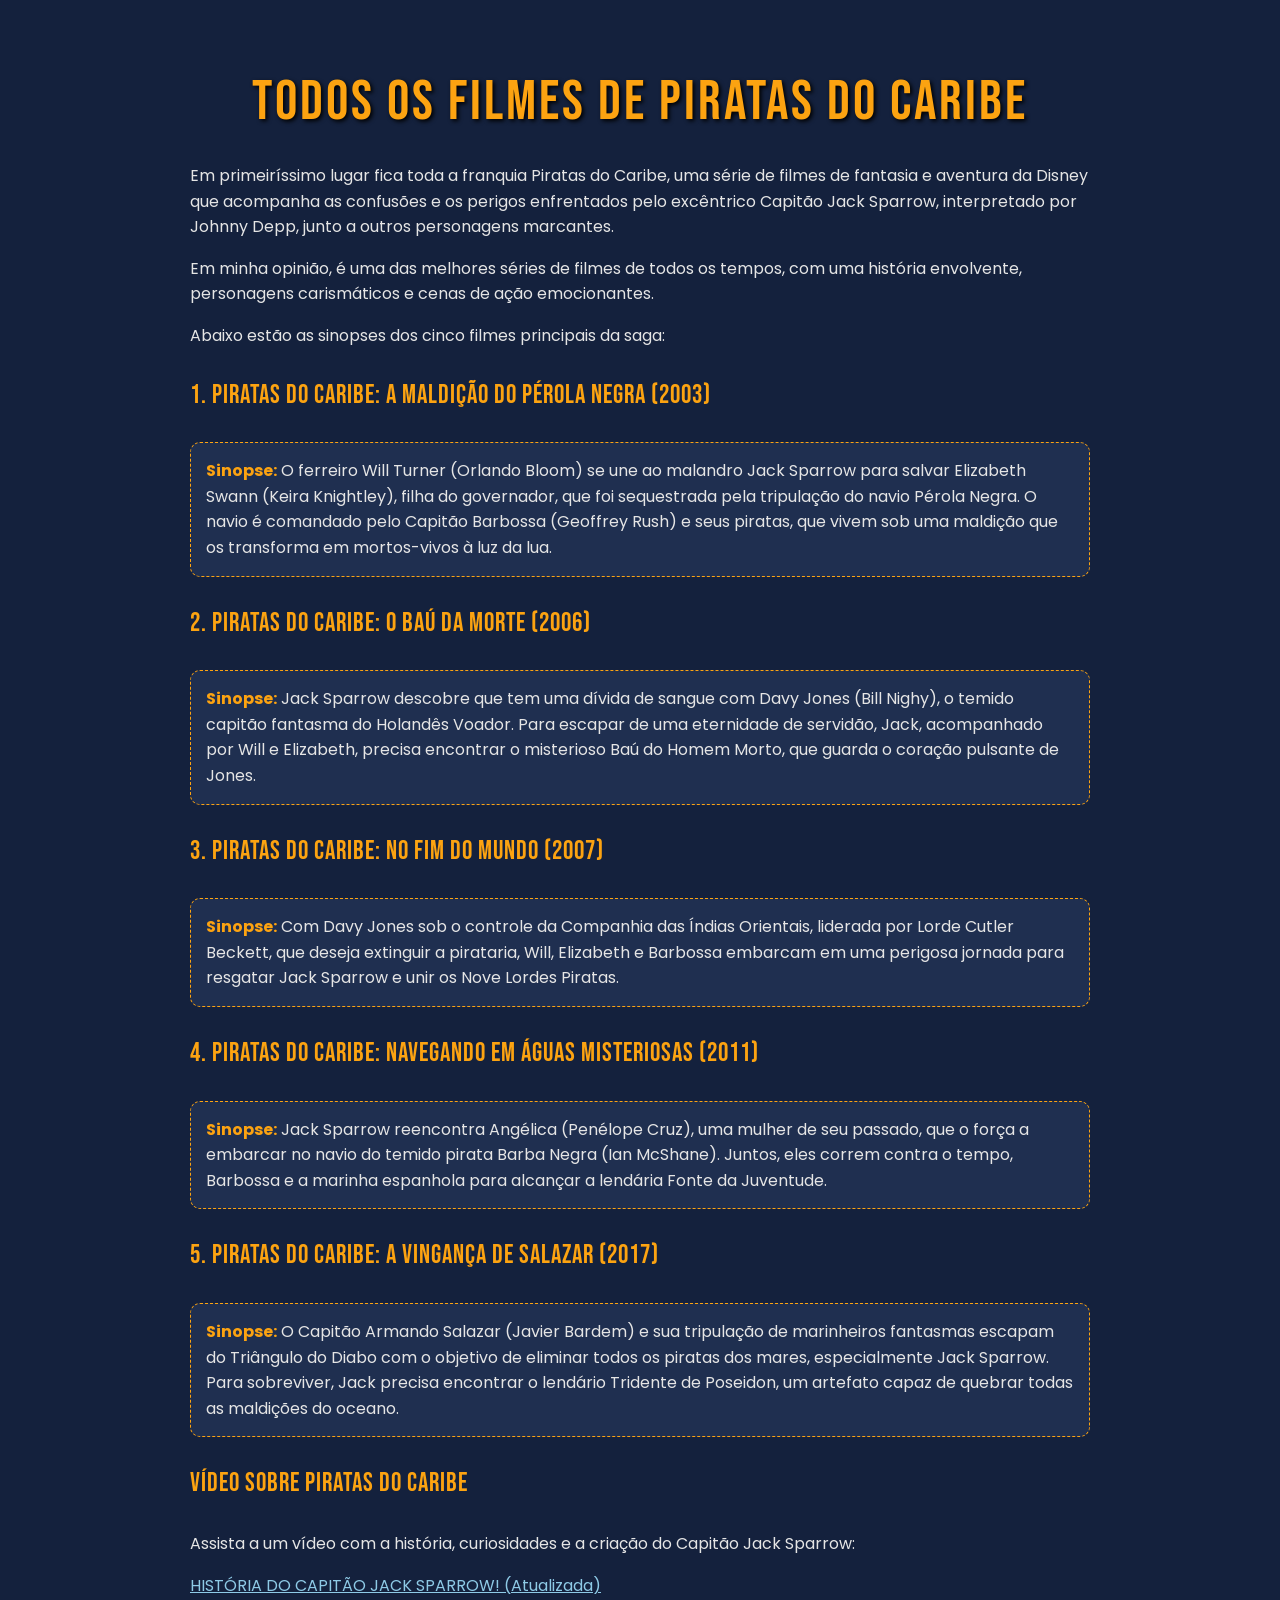
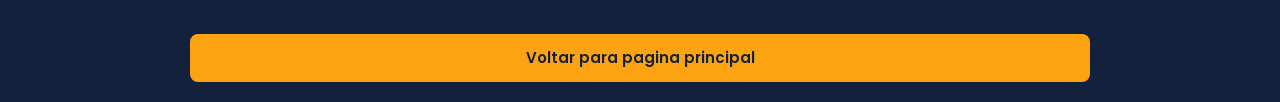
<file: trabalho 02/top1.html>
<!DOCTYPE html>
<!-- pagina do 1º lugar: Piratas do Caribe -->
<html lang="pt-br">
<head>
    <!-- charset pra funcionar os acentos -->
    <meta charset="UTF-8">

    <!-- pra ficar certo no celular -->
    <meta name="viewport" content="width=device-width, initial-scale=1.0">

    <!-- titulo da aba -->
    <title>Top Filmes</title>

    <!-- fontes do Google Fonts -->
    <link rel="preconnect" href="https://fonts.googleapis.com">
    <link rel="preconnect" href="https://fonts.gstatic.com" crossorigin>
    <link href="https://fonts.googleapis.com/css2?family=Bebas+Neue&family=Poppins:wght@400;600&display=swap" rel="stylesheet">

    <!-- ligo o mesmo css da pagina principal -->
    <link rel="stylesheet" href="style.css">
</head>
<body>

        <!-- titulo principal -->
        <h1>Todos os filmes de Piratas do Caribe</h1>

        <!-- paragrafo falando sobre a franquia -->
        <p>
            Em primeiríssimo lugar fica toda a franquia Piratas do Caribe,
            uma série de filmes de fantasia e aventura da Disney que acompanha
            as confusões e os perigos enfrentados pelo excêntrico Capitão
            Jack Sparrow, interpretado por Johnny Depp, junto a outros
            personagens marcantes.
        </p>

        <!-- minha opiniao -->
        <p>
            Em minha opinião, é uma das melhores séries de filmes de todos
            os tempos, com uma história envolvente, personagens carismáticos
            e cenas de ação emocionantes.
        </p>

        <p>
            Abaixo estão as sinopses dos cinco filmes principais da saga:
        </p>

        <!-- filme 1 -->
        <h3>1. Piratas do Caribe: A Maldição do Pérola Negra (2003)</h3>

        <!-- usei ul com li pra colocar a sinopse, e o strong deixa em negrito -->
        <ul>
            <li>
                <strong>Sinopse:</strong>
                O ferreiro Will Turner (Orlando Bloom) se une ao malandro
                Jack Sparrow para salvar Elizabeth Swann (Keira Knightley),
                filha do governador, que foi sequestrada pela tripulação
                do navio Pérola Negra. O navio é comandado pelo Capitão
                Barbossa (Geoffrey Rush) e seus piratas, que vivem sob uma
                maldição que os transforma em mortos-vivos à luz da lua.
            </li>
        </ul>

        <!-- filme 2 -->
        <h3>2. Piratas do Caribe: O Baú da Morte (2006)</h3>

        <ul>
            <li>
                <strong>Sinopse:</strong>
                Jack Sparrow descobre que tem uma dívida de sangue com
                Davy Jones (Bill Nighy), o temido capitão fantasma do
                Holandês Voador. Para escapar de uma eternidade de servidão,
                Jack, acompanhado por Will e Elizabeth, precisa encontrar
                o misterioso Baú do Homem Morto, que guarda o coração
                pulsante de Jones.
            </li>
        </ul>

        <!-- filme 3 -->
        <h3>3. Piratas do Caribe: No Fim do Mundo (2007)</h3>

        <ul>
            <li>
                <strong>Sinopse:</strong>
                Com Davy Jones sob o controle da Companhia das Índias Orientais,
                liderada por Lorde Cutler Beckett, que deseja extinguir a pirataria,
                Will, Elizabeth e Barbossa embarcam em uma perigosa jornada
                para resgatar Jack Sparrow e unir os Nove Lordes Piratas.
            </li>
        </ul>

        <!-- filme 4 -->
        <h3>4. Piratas do Caribe: Navegando em Águas Misteriosas (2011)</h3>

        <ul>
            <li>
                <strong>Sinopse:</strong>
                Jack Sparrow reencontra Angélica (Penélope Cruz), uma mulher
                de seu passado, que o força a embarcar no navio do temido
                pirata Barba Negra (Ian McShane). Juntos, eles correm contra
                o tempo, Barbossa e a marinha espanhola para alcançar a
                lendária Fonte da Juventude.
            </li>
        </ul>

        <!-- filme 5 -->
        <h3>5. Piratas do Caribe: A Vingança de Salazar (2017)</h3>

        <ul>
            <li>
                <strong>Sinopse:</strong>
                O Capitão Armando Salazar (Javier Bardem) e sua tripulação
                de marinheiros fantasmas escapam do Triângulo do Diabo com
                o objetivo de eliminar todos os piratas dos mares,
                especialmente Jack Sparrow. Para sobreviver, Jack precisa
                encontrar o lendário Tridente de Poseidon, um artefato
                capaz de quebrar todas as maldições do oceano.
            </li>
        </ul>

    <!-- parte do video -->
    <h3>Vídeo sobre Piratas do Caribe</h3>

    <p>
        Assista a um vídeo com a história, curiosidades e a criação
        do Capitão Jack Sparrow:
    </p>

    <!-- link pro youtube, o target _blank abre em outra aba -->
    <a href="https://www.youtube.com/watch?v=bRRAgtX-lHY" target="_blank">
        HISTÓRIA DO CAPITÃO JACK SPARROW! (Atualizada)
    </a>

    <!-- dois br pra dar um espaco -->
    <br><br>

    <!-- link pra voltar pra pagina inicial -->
    <a class="botao" href="index.html">Voltar para pagina principal</a>


</body>
</html>
</file>
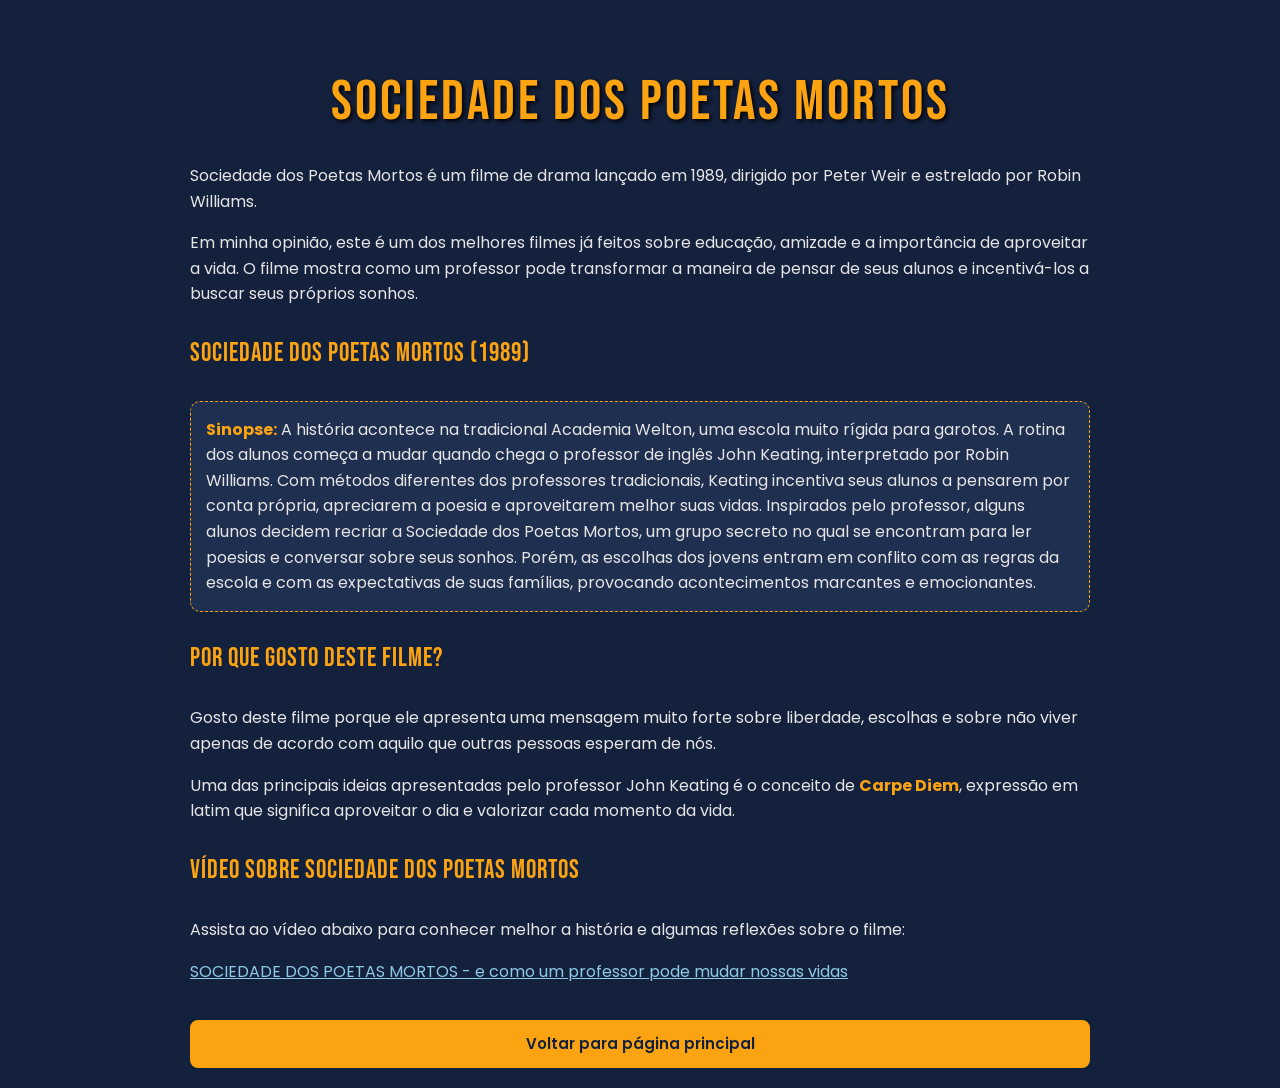
<file: trabalho 02/top2.html>
<!DOCTYPE html>
<!-- pagina do filme Sociedade dos Poetas Mortos -->
<html lang="pt-br">
<head>
    <!-- charset pros acentos -->
    <meta charset="UTF-8">

    <!-- pra ajustar no celular -->
    <meta name="viewport" content="width=device-width, initial-scale=1.0">

    <!-- titulo da aba -->
    <title>Sociedade dos Poetas Mortos</title>

    <!-- fontes do Google Fonts -->
    <link rel="preconnect" href="https://fonts.googleapis.com">
    <link rel="preconnect" href="https://fonts.gstatic.com" crossorigin>
    <link href="https://fonts.googleapis.com/css2?family=Bebas+Neue&family=Poppins:wght@400;600&display=swap" rel="stylesheet">

    <!-- ligo o mesmo css da pagina principal -->
    <link rel="stylesheet" href="style.css">
</head>

<body>

    <!-- titulo principal -->
    <h1>Sociedade dos Poetas Mortos</h1>

    <!-- informacoes basicas do filme -->
    <p>
        Sociedade dos Poetas Mortos é um filme de drama lançado em 1989,
        dirigido por Peter Weir e estrelado por Robin Williams.
    </p>

    <!-- minha opiniao sobre o filme -->
    <p>
        Em minha opinião, este é um dos melhores filmes já feitos sobre
        educação, amizade e a importância de aproveitar a vida.
        O filme mostra como um professor pode transformar a maneira de
        pensar de seus alunos e incentivá-los a buscar seus próprios sonhos.
    </p>

    <h3>Sociedade dos Poetas Mortos (1989)</h3>

    <!-- sinopse dentro de uma lista, igual fiz na pagina dos piratas -->
    <ul>
        <li>
            <strong>Sinopse:</strong>
            A história acontece na tradicional Academia Welton, uma escola
            muito rígida para garotos. A rotina dos alunos começa a mudar
            quando chega o professor de inglês John Keating, interpretado
            por Robin Williams.

            Com métodos diferentes dos professores tradicionais, Keating
            incentiva seus alunos a pensarem por conta própria, apreciarem
            a poesia e aproveitarem melhor suas vidas.

            Inspirados pelo professor, alguns alunos decidem recriar a
            Sociedade dos Poetas Mortos, um grupo secreto no qual se
            encontram para ler poesias e conversar sobre seus sonhos.

            Porém, as escolhas dos jovens entram em conflito com as regras
            da escola e com as expectativas de suas famílias, provocando
            acontecimentos marcantes e emocionantes.
        </li>
    </ul>

    <!-- por que eu gosto do filme -->
    <h3>Por que gosto deste filme?</h3>

    <p>
        Gosto deste filme porque ele apresenta uma mensagem muito forte
        sobre liberdade, escolhas e sobre não viver apenas de acordo com
        aquilo que outras pessoas esperam de nós.
    </p>

    <!-- coloquei Carpe Diem em negrito com strong -->
    <p>
        Uma das principais ideias apresentadas pelo professor John Keating
        é o conceito de <strong>Carpe Diem</strong>, expressão em latim que
        significa aproveitar o dia e valorizar cada momento da vida.
    </p>

    <!-- parte do video -->
    <h3>Vídeo sobre Sociedade dos Poetas Mortos</h3>

    <p>
        Assista ao vídeo abaixo para conhecer melhor a história e algumas
        reflexões sobre o filme:
    </p>

    <!-- link do youtube abrindo em nova aba -->
    <a href="https://www.youtube.com/watch?v=2N7ncBBUwPA" target="_blank">
        SOCIEDADE DOS POETAS MORTOS - e como um professor pode mudar nossas vidas
    </a>

    <!-- dois br pra dar um espaco -->
    <br><br>

    <!-- voltar pra pagina inicial -->
    <a class="botao" href="index.html">Voltar para página principal</a>

</body>
</html>
</file>
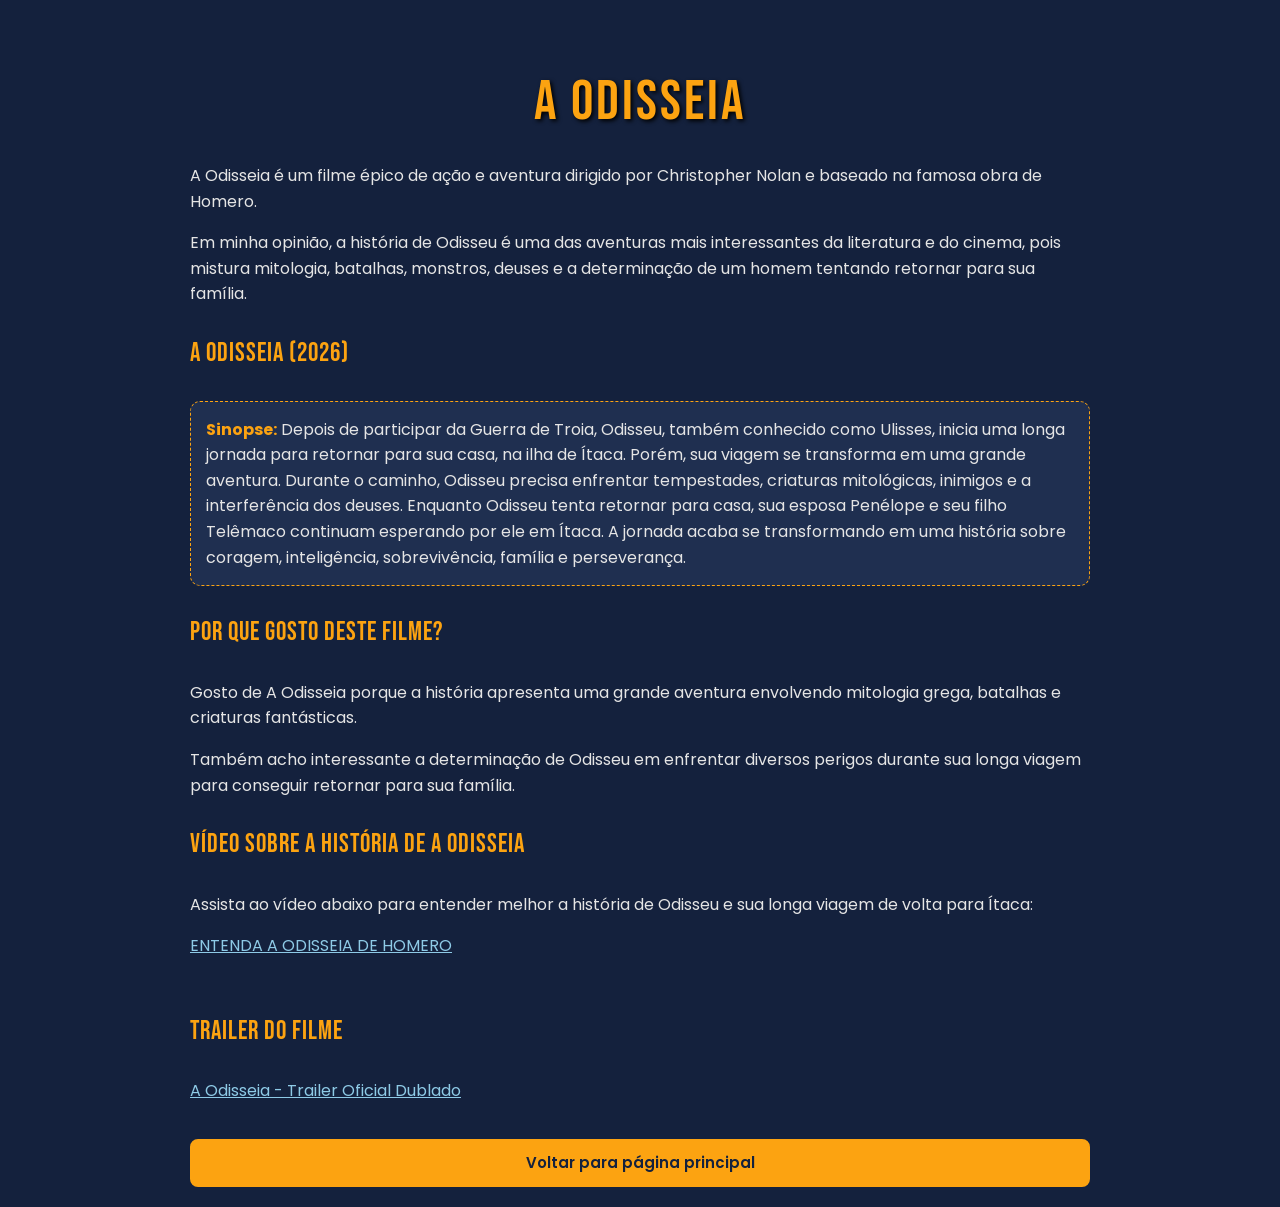
<file: trabalho 02/top3.html>
<!DOCTYPE html>
<!-- pagina do filme A Odisseia -->
<html lang="pt-br">
<head>
    <!-- charset pros acentos -->
    <meta charset="UTF-8">

    <!-- pra ajustar no celular -->
    <meta name="viewport" content="width=device-width, initial-scale=1.0">

    <!-- titulo da aba -->
    <title>A Odisseia</title>

    <!-- fontes do Google Fonts -->
    <link rel="preconnect" href="https://fonts.googleapis.com">
    <link rel="preconnect" href="https://fonts.gstatic.com" crossorigin>
    <link href="https://fonts.googleapis.com/css2?family=Bebas+Neue&family=Poppins:wght@400;600&display=swap" rel="stylesheet">

    <!-- ligo o mesmo css da pagina principal -->
    <link rel="stylesheet" href="style.css">
</head>

<body>

    <!-- titulo principal -->
    <h1>A Odisseia</h1>

    <!-- falando quem dirigiu e de onde vem a historia -->
    <p>
        A Odisseia é um filme épico de ação e aventura dirigido por
        Christopher Nolan e baseado na famosa obra de Homero.
    </p>

    <!-- minha opiniao -->
    <p>
        Em minha opinião, a história de Odisseu é uma das aventuras mais
        interessantes da literatura e do cinema, pois mistura mitologia,
        batalhas, monstros, deuses e a determinação de um homem tentando
        retornar para sua família.
    </p>

    <h3>A Odisseia (2026)</h3>

    <!-- sinopse do filme dentro da lista -->
    <ul>
        <li>
            <strong>Sinopse:</strong>
            Depois de participar da Guerra de Troia, Odisseu, também conhecido
            como Ulisses, inicia uma longa jornada para retornar para sua casa,
            na ilha de Ítaca.

            Porém, sua viagem se transforma em uma grande aventura.
            Durante o caminho, Odisseu precisa enfrentar tempestades,
            criaturas mitológicas, inimigos e a interferência dos deuses.

            Enquanto Odisseu tenta retornar para casa, sua esposa Penélope
            e seu filho Telêmaco continuam esperando por ele em Ítaca.

            A jornada acaba se transformando em uma história sobre
            coragem, inteligência, sobrevivência, família e perseverança.
        </li>
    </ul>

    <!-- por que eu gosto -->
    <h3>Por que gosto deste filme?</h3>

    <p>
        Gosto de A Odisseia porque a história apresenta uma grande aventura
        envolvendo mitologia grega, batalhas e criaturas fantásticas.
    </p>

    <p>
        Também acho interessante a determinação de Odisseu em enfrentar
        diversos perigos durante sua longa viagem para conseguir retornar
        para sua família.
    </p>

    <!-- video explicando a historia -->
    <h3>Vídeo sobre a história de A Odisseia</h3>

    <p>
        Assista ao vídeo abaixo para entender melhor a história de
        Odisseu e sua longa viagem de volta para Ítaca:
    </p>

    <!-- link do youtube, abre em outra aba -->
    <a href="https://www.youtube.com/watch?v=Cj-amDItrmk" target="_blank">
        ENTENDA A ODISSEIA DE HOMERO
    </a>

    <!-- espaco -->
    <br><br>

    <!-- trailer do filme -->
    <h3>Trailer do filme</h3>

    <a href="https://www.youtube.com/watch?v=v_eHpukGdTM" target="_blank">
        A Odisseia - Trailer Oficial Dublado
    </a>

    <br><br>

    <!-- voltar pra pagina inicial -->
    <a class="botao" href="index.html">Voltar para página principal</a>

</body>
</html>
</file>
<file: trabalho 02/style.css>
/* =========================================
   style.css - Trabalho 02 (Top Filmes e Séries)
   esse arquivo é usado em todas as paginas (index, top1, top2 e top3)
   ========================================= */


/* ---------- SELETOR DE TAG ---------- */

body {
    background-color: #14213d;
    color: #e5e5e5;
    font-family: 'Poppins', sans-serif;
    font-size: 16px;
    line-height: 1.6;
    max-width: 900px;
    margin: 0 auto;
    padding: 20px;
}

/* titulo principal: centralizado */
h1 {
    text-align: center;
    font-size: 56px;
    text-transform: uppercase;
    letter-spacing: 3px;
    text-shadow: 2px 2px 4px #000000;
    margin-bottom: 10px;
}

/* todas as imagens ficam do tamanho da caixa e com borda arredondada */
img {
    max-width: 100%;
    height: auto;
    border-radius: 10px;
    display: block;
    margin: 15px auto;
}


/* ---------- AGRUPAMENTO DE SELETORES ---------- */


h1, h2, h3 {
    color: #fca311;
    font-family: 'Bebas Neue', sans-serif;
    font-weight: normal;
}

h2 {
    font-size: 32px;
    text-align: center;
}

h3 {
    font-size: 26px;
    letter-spacing: 1px;
}


/* ---------- SELETOR DE ID ---------- */

#cabecalho {
    padding: 20px;
    margin-bottom: 30px;
    border-bottom-width: 4px;
    border-bottom-style: solid;
    border-bottom-color: #fca311;
}


#lista-filmes {
    list-style-type: upper-roman;
    list-style-position: inside;
    padding: 0;
    color: #fca311;
    font-size: 28px;
    font-family: 'Bebas Neue', sans-serif;
}


/* ---------- SELETOR DE CLASSE ---------- */

.destaque {
    text-align: center;
    font-style: italic;
    font-size: 18px;
}


.filme {
    background-color: #1f2f50;
    margin: 0 0 30px 0;
    padding: 20px;
    border-width: 2px;
    border-style: solid;
    border-color: #fca311;
    border-radius: 15px;
}


.filme h2 {
    display: inline;
    margin-left: 10px;
}

/* a classe "botao" deixa os links com cara de botao */
.botao {
    display: block;
    text-align: center;
    background-color: #fca311;
    color: #14213d;
    font-family: 'Poppins', sans-serif;
    font-size: 15px;
    font-weight: 600;
    text-decoration: none;
    padding: 10px 15px;
    margin-top: 10px;
    border: 2px solid #fca311;
    border-radius: 8px;
}

/* quando passa o mouse em cima do botao ele inverte as cores */
.botao:hover {
    background-color: transparent;
    color: #fca311;
}

/* secoes com o conteudo copiado das outras paginas (class="copia") */
.copia {
    margin-bottom: 40px;
    padding: 20px 25px;
    border-top: 4px solid #fca311;
    border-radius: 10px;
}

.copia h2 {
    text-decoration: underline;
}

/* caixa da secao de criterios no final da index */
.caixa {
    background-color: #1f2f50;
    padding: 15px 25px;
    margin-bottom: 30px;
    border-left: 6px solid #fca311;
    border-radius: 5px;
}

/* lista sem ordem dos criterios, troquei a bolinha por quadradinho */
.criterios {
    list-style-type: square;
    list-style-position: outside;
    padding-left: 25px;
    background-color: transparent;
    border: none;
}

.criterios li {
    margin-bottom: 5px;
}


/* ---------- LISTAS DAS OUTRAS PAGINAS (top1, top2, top3) ---------- */

/* as sinopses estao dentro de ul, tirei a bolinha e fiz uma caixa */
ul {
    list-style-type: none;
    padding: 15px;
    background-color: #1f2f50;
    border: 1px dashed #fca311;
    border-radius: 10px;
}

strong {
    color: #fca311;
}

a {
    color: #8ecae6;
}

footer {
    text-align: center;
    font-size: 13px;
    color: #a0a0a0;
    border-top: 1px solid #a0a0a0;
    padding-top: 10px;
}
</file>
